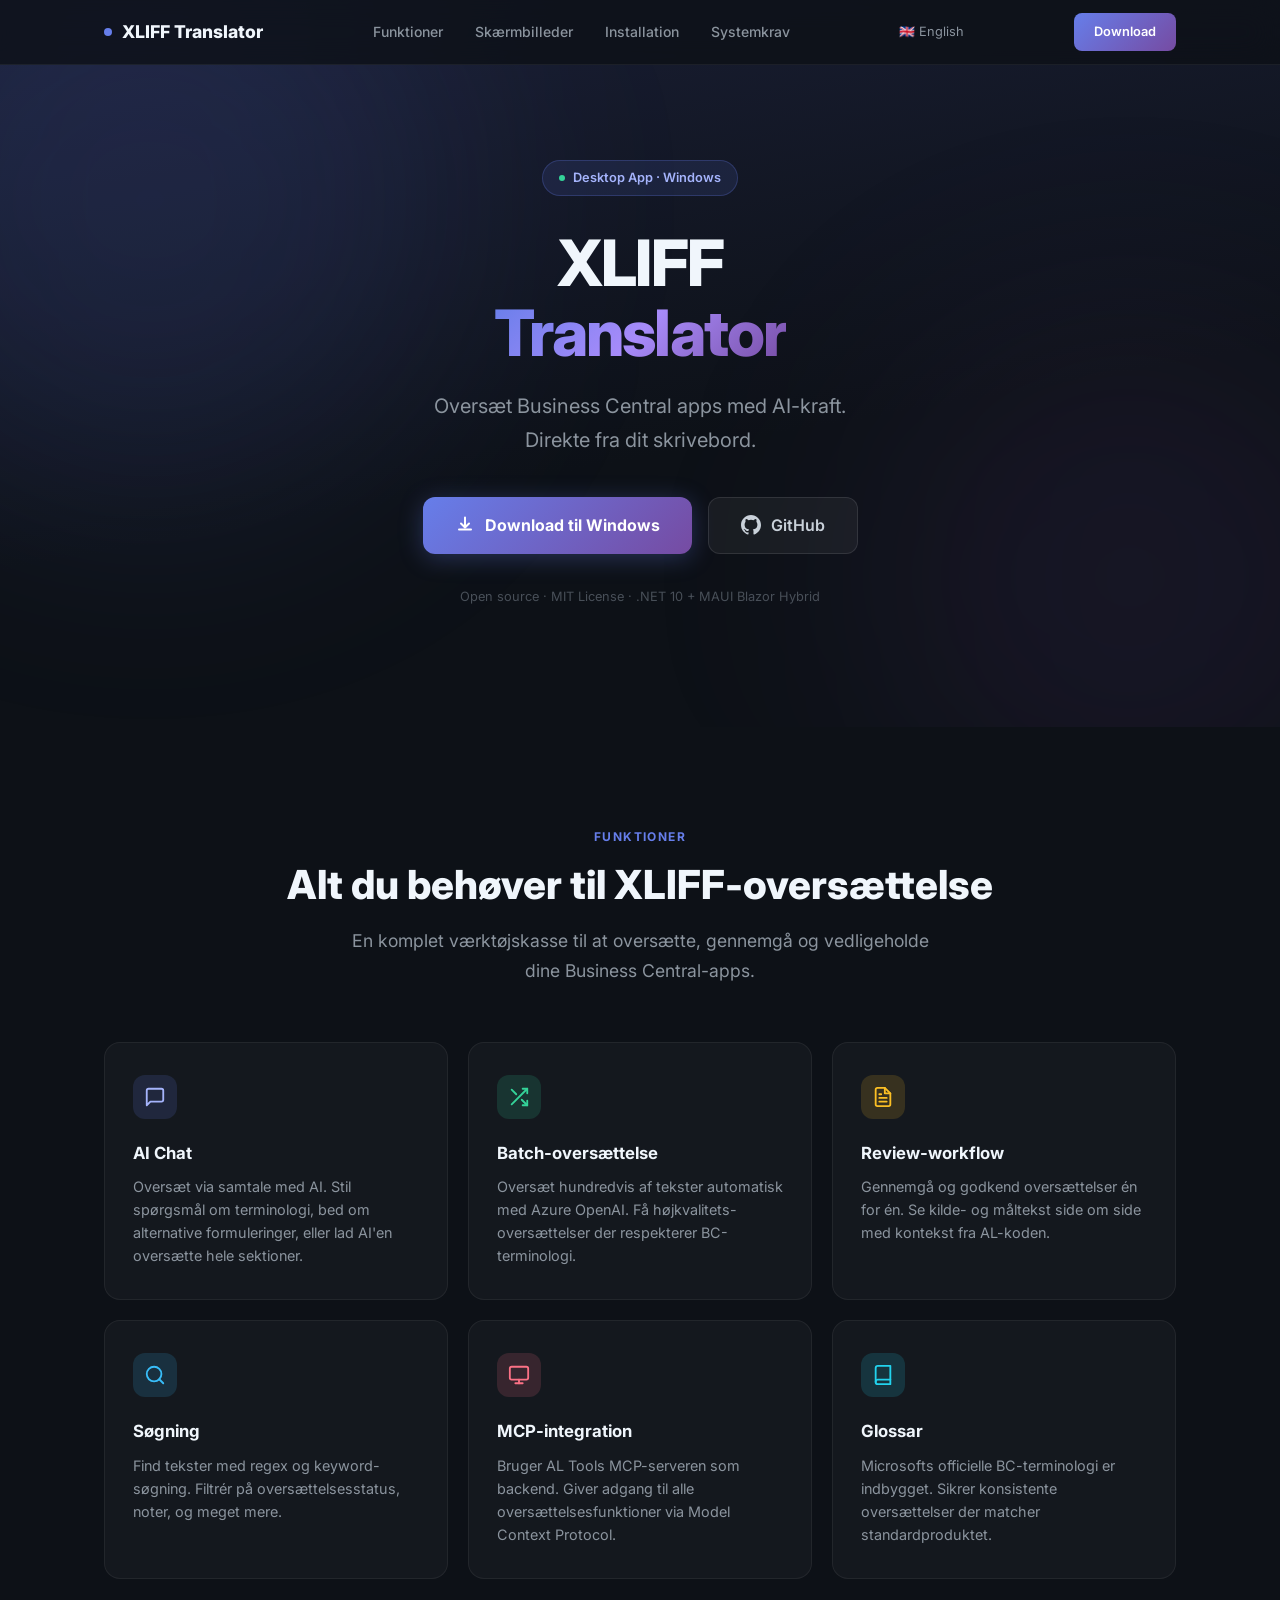
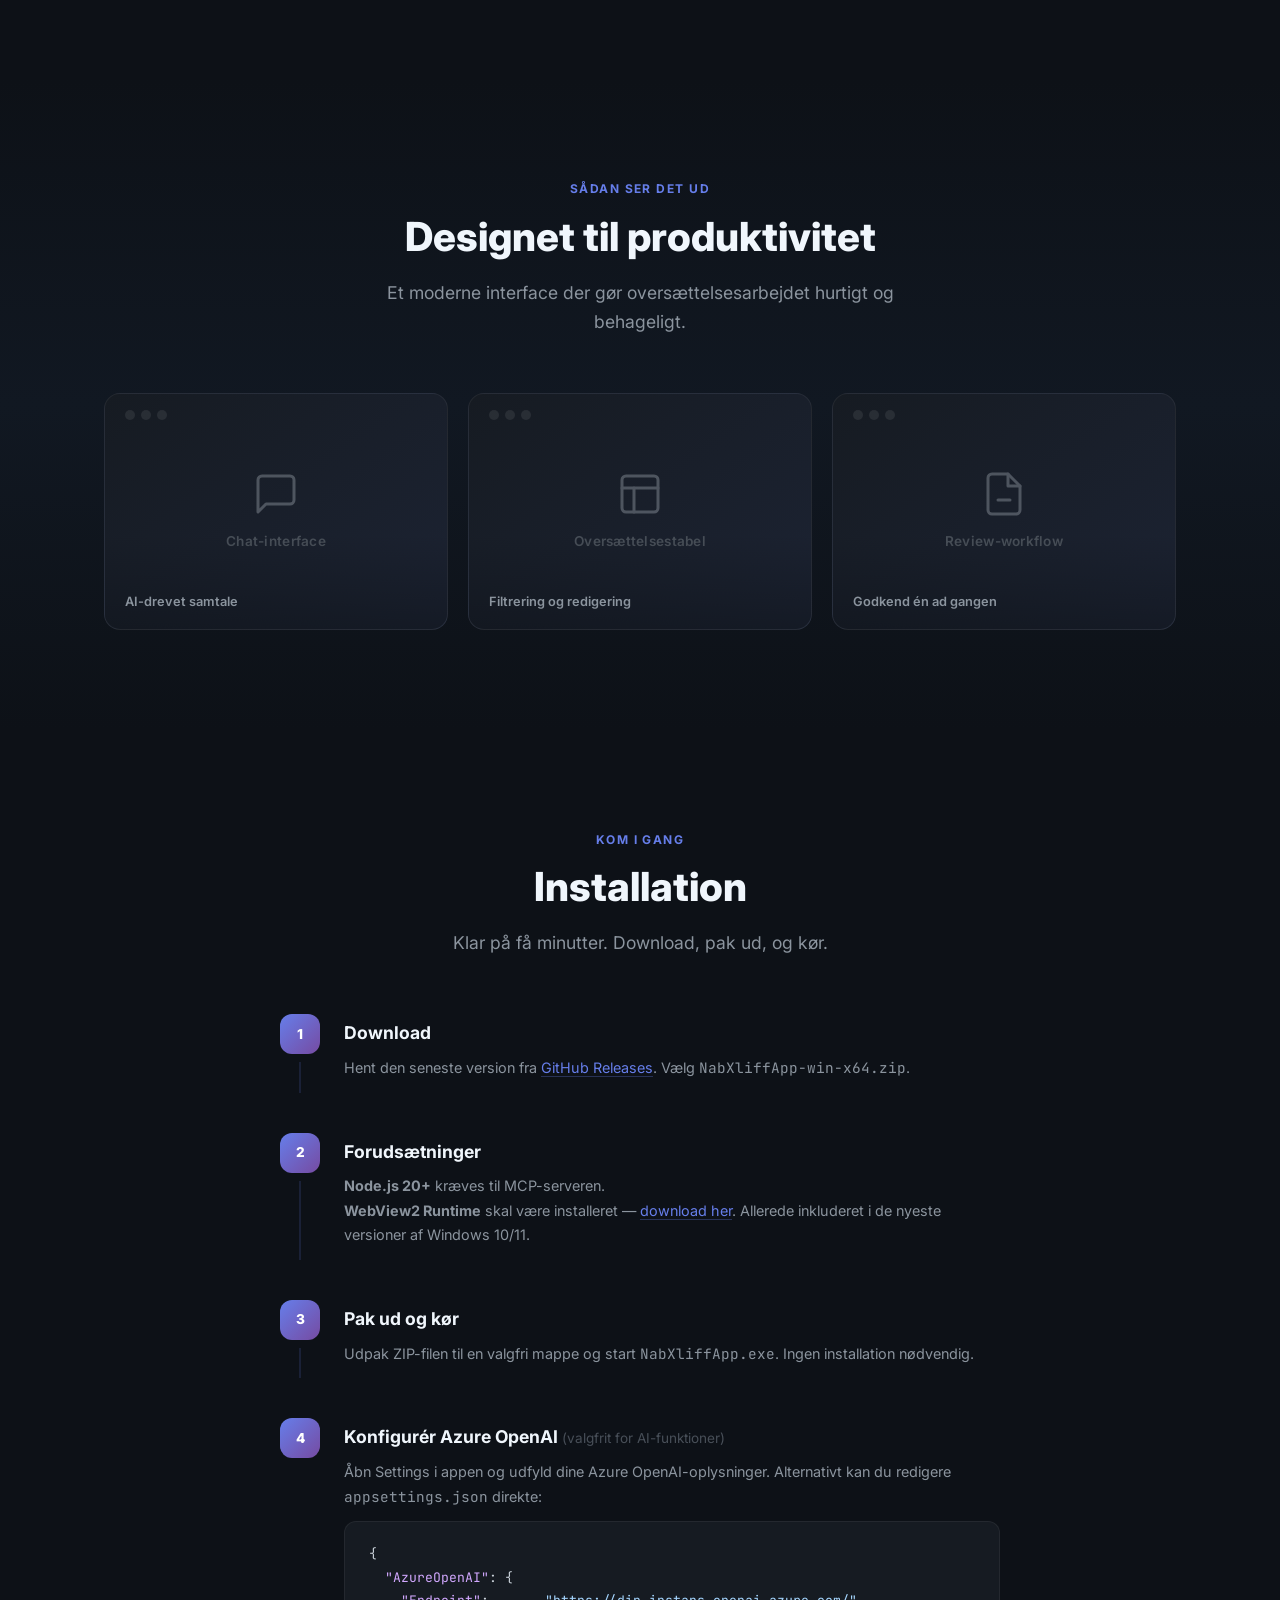
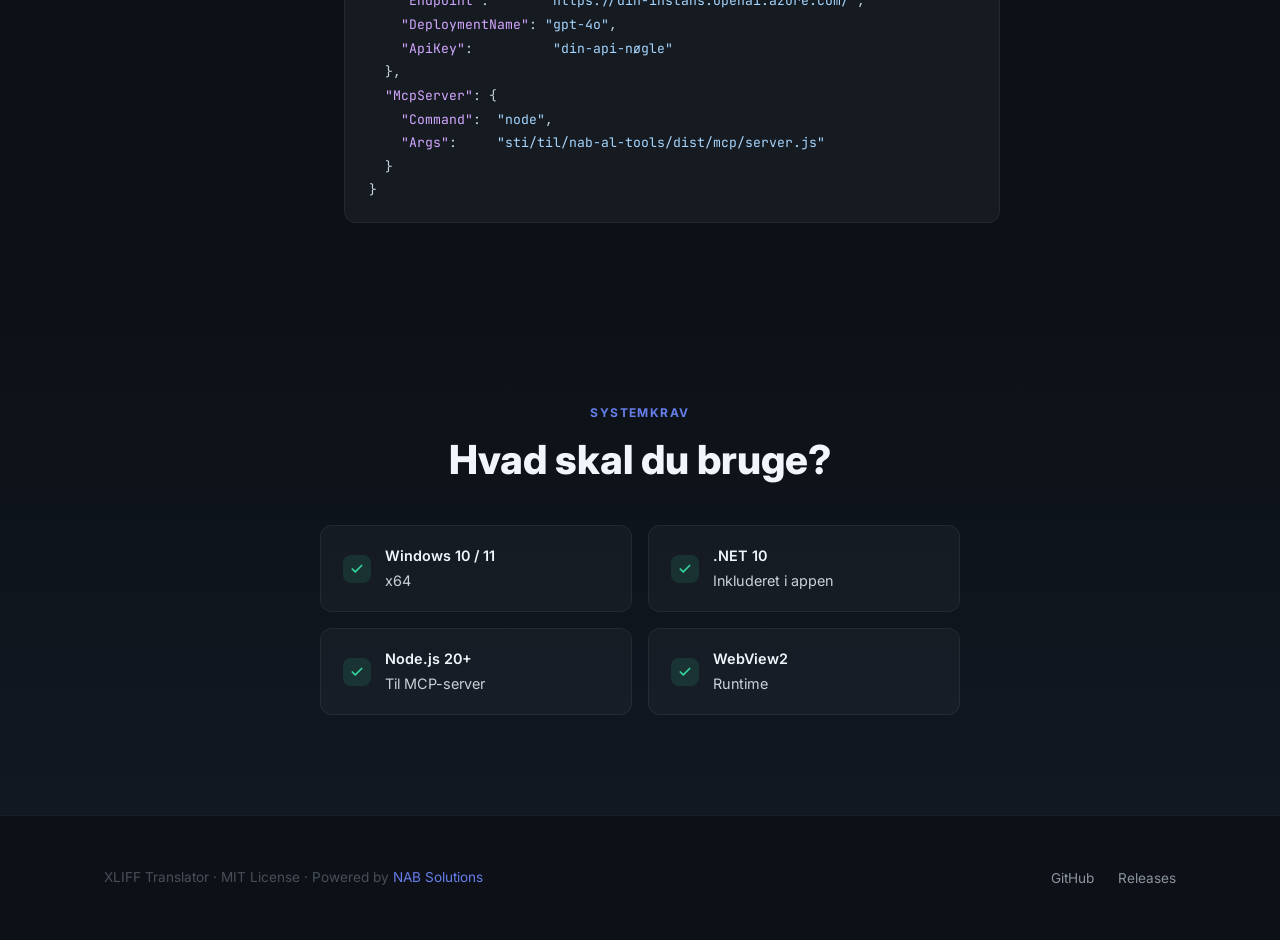
<file: web/landing/index.html>
<!DOCTYPE html>
<html lang="da">
<head>
  <meta charset="UTF-8">
  <meta name="viewport" content="width=device-width, initial-scale=1.0">
  <title>XLIFF Translator — Desktop App</title>
  <link rel="preconnect" href="https://fonts.googleapis.com">
  <link rel="preconnect" href="https://fonts.gstatic.com" crossorigin>
  <link href="https://fonts.googleapis.com/css2?family=Inter:wght@400;500;600;700;800&family=JetBrains+Mono:wght@400;500&display=swap" rel="stylesheet">
  <style>
    /* ── Reset & Base ─────────────────────────────────────── */
    *, *::before, *::after { margin: 0; padding: 0; box-sizing: border-box; }
    html { scroll-behavior: smooth; font-size: 16px; }
    body {
      font-family: 'Inter', -apple-system, BlinkMacSystemFont, sans-serif;
      background: #0d1117;
      color: #c9d1d9;
      line-height: 1.7;
      -webkit-font-smoothing: antialiased;
      overflow-x: hidden;
    }
    a { color: inherit; text-decoration: none; }
    img { max-width: 100%; display: block; }
    code, pre {
      font-family: 'JetBrains Mono', 'Fira Code', monospace;
    }

    /* ── Utility ──────────────────────────────────────────── */
    .container {
      max-width: 1120px;
      margin: 0 auto;
      padding: 0 24px;
    }
    .section-label {
      text-transform: uppercase;
      font-size: 0.75rem;
      font-weight: 700;
      letter-spacing: 0.12em;
      color: #667eea;
      margin-bottom: 12px;
    }
    .section-title {
      font-size: clamp(1.75rem, 4vw, 2.5rem);
      font-weight: 800;
      color: #f0f6fc;
      line-height: 1.25;
      margin-bottom: 16px;
    }
    .section-subtitle {
      font-size: 1.1rem;
      color: #8b949e;
      max-width: 600px;
      line-height: 1.7;
    }

    /* ── Ambient glow (decorative) ────────────────────────── */
    .glow {
      position: absolute;
      border-radius: 50%;
      filter: blur(120px);
      pointer-events: none;
      z-index: 0;
    }

    /* ── Nav ───────────────────────────────────────────────── */
    nav {
      position: fixed;
      top: 0;
      left: 0;
      right: 0;
      z-index: 100;
      backdrop-filter: blur(16px);
      -webkit-backdrop-filter: blur(16px);
      background: rgba(13, 17, 23, 0.8);
      border-bottom: 1px solid rgba(255,255,255,0.06);
    }
    nav .container {
      display: flex;
      align-items: center;
      justify-content: space-between;
      height: 64px;
    }
    .nav-brand {
      font-weight: 800;
      font-size: 1.1rem;
      color: #f0f6fc;
      display: flex;
      align-items: center;
      gap: 10px;
    }
    .nav-brand .dot {
      width: 8px;
      height: 8px;
      background: #667eea;
      border-radius: 50%;
      display: inline-block;
    }
    .nav-links {
      display: flex;
      gap: 32px;
      list-style: none;
    }
    .nav-links a {
      font-size: 0.875rem;
      font-weight: 500;
      color: #8b949e;
      transition: color 0.2s;
    }
    .nav-links a:hover { color: #f0f6fc; }
    .nav-cta {
      font-size: 0.8rem;
      font-weight: 600;
      padding: 8px 20px;
      border-radius: 8px;
      background: linear-gradient(135deg, #667eea 0%, #764ba2 100%);
      color: #fff;
      transition: opacity 0.2s, transform 0.15s;
    }
    .nav-cta:hover { opacity: 0.9; transform: translateY(-1px); }

    @media (max-width: 640px) {
      .nav-links { display: none; }
    }

    /* ── Hero ──────────────────────────────────────────────── */
    .hero {
      position: relative;
      padding: 160px 0 120px;
      text-align: center;
      background: linear-gradient(170deg, #1a1f36 0%, #0d1117 60%);
      overflow: hidden;
    }
    .hero .glow-1 {
      width: 600px; height: 600px;
      background: rgba(102, 126, 234, 0.12);
      top: -100px; left: -150px;
    }
    .hero .glow-2 {
      width: 500px; height: 500px;
      background: rgba(118, 75, 162, 0.10);
      bottom: -100px; right: -100px;
    }
    .hero .container { position: relative; z-index: 1; }

    .hero-badge {
      display: inline-flex;
      align-items: center;
      gap: 8px;
      padding: 6px 16px;
      border-radius: 100px;
      background: rgba(102, 126, 234, 0.12);
      border: 1px solid rgba(102, 126, 234, 0.25);
      font-size: 0.8rem;
      font-weight: 600;
      color: #a5b4fc;
      margin-bottom: 32px;
    }
    .hero-badge .badge-dot {
      width: 6px; height: 6px;
      background: #34d399;
      border-radius: 50%;
      animation: pulse-dot 2s infinite;
    }
    @keyframes pulse-dot {
      0%, 100% { opacity: 1; }
      50% { opacity: 0.4; }
    }
    .hero h1 {
      font-size: clamp(2.5rem, 6vw, 4rem);
      font-weight: 800;
      color: #f0f6fc;
      line-height: 1.1;
      margin-bottom: 20px;
      letter-spacing: -0.03em;
    }
    .hero h1 .gradient-text {
      background: linear-gradient(135deg, #667eea 0%, #a78bfa 50%, #764ba2 100%);
      -webkit-background-clip: text;
      -webkit-text-fill-color: transparent;
      background-clip: text;
    }
    .hero-tagline {
      font-size: clamp(1.05rem, 2.5vw, 1.25rem);
      color: #8b949e;
      max-width: 560px;
      margin: 0 auto 40px;
      line-height: 1.7;
    }

    .hero-actions {
      display: flex;
      gap: 16px;
      justify-content: center;
      flex-wrap: wrap;
    }
    .btn-primary {
      display: inline-flex;
      align-items: center;
      gap: 10px;
      padding: 14px 32px;
      border-radius: 12px;
      background: linear-gradient(135deg, #667eea 0%, #764ba2 100%);
      color: #fff;
      font-size: 1rem;
      font-weight: 700;
      border: none;
      cursor: pointer;
      transition: transform 0.2s, box-shadow 0.2s;
      box-shadow: 0 4px 24px rgba(102, 126, 234, 0.3);
    }
    .btn-primary:hover {
      transform: translateY(-2px);
      box-shadow: 0 8px 32px rgba(102, 126, 234, 0.45);
    }
    .btn-secondary {
      display: inline-flex;
      align-items: center;
      gap: 10px;
      padding: 14px 32px;
      border-radius: 12px;
      background: rgba(255,255,255,0.05);
      border: 1px solid rgba(255,255,255,0.1);
      color: #c9d1d9;
      font-size: 1rem;
      font-weight: 600;
      cursor: pointer;
      transition: background 0.2s, border-color 0.2s;
    }
    .btn-secondary:hover {
      background: rgba(255,255,255,0.08);
      border-color: rgba(255,255,255,0.2);
    }
    .btn-icon {
      width: 20px;
      height: 20px;
    }

    .hero-meta {
      margin-top: 32px;
      font-size: 0.8rem;
      color: #484f58;
    }

    /* ── Features ──────────────────────────────────────────── */
    .features {
      padding: 100px 0;
      position: relative;
    }
    .features-header {
      text-align: center;
      margin-bottom: 56px;
    }
    .features-header .section-subtitle {
      margin: 0 auto;
    }
    .features-grid {
      display: grid;
      grid-template-columns: repeat(3, 1fr);
      gap: 20px;
    }
    @media (max-width: 900px) {
      .features-grid { grid-template-columns: repeat(2, 1fr); }
    }
    @media (max-width: 580px) {
      .features-grid { grid-template-columns: 1fr; }
    }

    .feature-card {
      background: rgba(255,255,255,0.03);
      border: 1px solid rgba(255,255,255,0.06);
      border-radius: 16px;
      padding: 32px 28px;
      transition: background 0.25s, border-color 0.25s, transform 0.25s;
      position: relative;
      overflow: hidden;
    }
    .feature-card::before {
      content: '';
      position: absolute;
      top: 0;
      left: 0;
      right: 0;
      height: 2px;
      background: linear-gradient(90deg, transparent, #667eea, transparent);
      opacity: 0;
      transition: opacity 0.3s;
    }
    .feature-card:hover {
      background: rgba(255,255,255,0.05);
      border-color: rgba(102, 126, 234, 0.2);
      transform: translateY(-4px);
    }
    .feature-card:hover::before { opacity: 1; }

    .feature-icon {
      width: 44px;
      height: 44px;
      border-radius: 12px;
      display: flex;
      align-items: center;
      justify-content: center;
      font-size: 1.25rem;
      margin-bottom: 20px;
    }
    .fi-purple  { background: rgba(102, 126, 234, 0.15); color: #a5b4fc; }
    .fi-green   { background: rgba(52, 211, 153, 0.15); color: #34d399; }
    .fi-amber   { background: rgba(251, 191, 36, 0.15); color: #fbbf24; }
    .fi-blue    { background: rgba(56, 189, 248, 0.15); color: #38bdf8; }
    .fi-rose    { background: rgba(251, 113, 133, 0.15); color: #fb7185; }
    .fi-cyan    { background: rgba(34, 211, 238, 0.15); color: #22d3ee; }

    .feature-card h3 {
      font-size: 1.05rem;
      font-weight: 700;
      color: #f0f6fc;
      margin-bottom: 8px;
    }
    .feature-card p {
      font-size: 0.9rem;
      color: #8b949e;
      line-height: 1.6;
    }

    /* ── Screenshots ──────────────────────────────────────── */
    .screenshots {
      padding: 100px 0;
      position: relative;
      background: linear-gradient(180deg, #0d1117 0%, #111822 50%, #0d1117 100%);
    }
    .screenshots-header {
      text-align: center;
      margin-bottom: 56px;
    }
    .screenshots-header .section-subtitle { margin: 0 auto; }

    .screenshots-grid {
      display: grid;
      grid-template-columns: repeat(3, 1fr);
      gap: 20px;
    }
    @media (max-width: 800px) {
      .screenshots-grid { grid-template-columns: 1fr; }
    }

    .screenshot-card {
      aspect-ratio: 16 / 11;
      border-radius: 16px;
      background: linear-gradient(145deg, #161b22 0%, #1c2333 100%);
      border: 1px solid rgba(255,255,255,0.06);
      display: flex;
      flex-direction: column;
      align-items: center;
      justify-content: center;
      gap: 12px;
      transition: border-color 0.3s, transform 0.3s;
      position: relative;
      overflow: hidden;
    }
    .screenshot-card::after {
      content: '';
      position: absolute;
      inset: 0;
      background: linear-gradient(180deg, transparent 60%, rgba(13,17,23,0.5) 100%);
      pointer-events: none;
    }
    .screenshot-card:hover {
      border-color: rgba(102, 126, 234, 0.3);
      transform: translateY(-4px);
    }
    .screenshot-card .ss-icon {
      font-size: 2rem;
      opacity: 0.3;
    }
    .screenshot-card .ss-label {
      font-size: 0.85rem;
      font-weight: 600;
      color: #484f58;
      letter-spacing: 0.02em;
    }
    .screenshot-card .ss-caption {
      position: absolute;
      bottom: 16px;
      left: 20px;
      z-index: 1;
      font-size: 0.8rem;
      font-weight: 600;
      color: #8b949e;
    }

    /* fake window chrome */
    .window-dots {
      position: absolute;
      top: 16px;
      left: 20px;
      display: flex;
      gap: 6px;
      z-index: 1;
    }
    .window-dots span {
      width: 10px; height: 10px;
      border-radius: 50%;
      background: rgba(255,255,255,0.08);
    }

    /* ── Installation ─────────────────────────────────────── */
    .installation {
      padding: 100px 0;
    }
    .installation-header {
      text-align: center;
      margin-bottom: 56px;
    }
    .installation-header .section-subtitle { margin: 0 auto; }

    .steps {
      max-width: 720px;
      margin: 0 auto;
      display: flex;
      flex-direction: column;
      gap: 0;
    }
    .step {
      display: flex;
      gap: 24px;
      position: relative;
      padding-bottom: 40px;
    }
    .step:last-child { padding-bottom: 0; }

    .step-indicator {
      display: flex;
      flex-direction: column;
      align-items: center;
      flex-shrink: 0;
    }
    .step-number {
      width: 40px;
      height: 40px;
      border-radius: 12px;
      background: linear-gradient(135deg, #667eea 0%, #764ba2 100%);
      color: #fff;
      font-size: 0.85rem;
      font-weight: 800;
      display: flex;
      align-items: center;
      justify-content: center;
    }
    .step-line {
      flex: 1;
      width: 2px;
      background: rgba(102, 126, 234, 0.15);
      margin-top: 8px;
    }
    .step:last-child .step-line { display: none; }

    .step-content {
      flex: 1;
      padding-top: 4px;
    }
    .step-content h3 {
      font-size: 1.1rem;
      font-weight: 700;
      color: #f0f6fc;
      margin-bottom: 8px;
    }
    .step-content p {
      font-size: 0.9rem;
      color: #8b949e;
      margin-bottom: 12px;
      line-height: 1.7;
    }
    .step-content a.link {
      color: #667eea;
      border-bottom: 1px solid rgba(102, 126, 234, 0.3);
      transition: border-color 0.2s;
    }
    .step-content a.link:hover {
      border-color: #667eea;
    }

    pre.code-block {
      background: #161b22;
      border: 1px solid rgba(255,255,255,0.06);
      border-radius: 12px;
      padding: 20px 24px;
      overflow-x: auto;
      font-size: 0.82rem;
      line-height: 1.8;
      color: #c9d1d9;
      margin-top: 12px;
    }
    pre.code-block .comment { color: #484f58; }
    pre.code-block .string  { color: #a5d6ff; }
    pre.code-block .key     { color: #d2a8ff; }

    /* ── System Requirements ───────────────────────────────── */
    .sysreq {
      padding: 80px 0 100px;
      position: relative;
      background: linear-gradient(180deg, #0d1117 0%, #111822 100%);
    }
    .sysreq-header {
      text-align: center;
      margin-bottom: 40px;
    }
    .req-grid {
      max-width: 640px;
      margin: 0 auto;
      display: grid;
      grid-template-columns: 1fr 1fr;
      gap: 16px;
    }
    @media (max-width: 500px) {
      .req-grid { grid-template-columns: 1fr; }
    }
    .req-item {
      display: flex;
      align-items: center;
      gap: 14px;
      padding: 18px 22px;
      background: rgba(255,255,255,0.03);
      border: 1px solid rgba(255,255,255,0.06);
      border-radius: 12px;
    }
    .req-item .req-check {
      width: 28px;
      height: 28px;
      border-radius: 8px;
      background: rgba(52, 211, 153, 0.12);
      color: #34d399;
      display: flex;
      align-items: center;
      justify-content: center;
      font-size: 0.85rem;
      font-weight: 700;
      flex-shrink: 0;
    }
    .req-item .req-text {
      font-size: 0.9rem;
      color: #c9d1d9;
    }
    .req-item .req-text strong {
      color: #f0f6fc;
      font-weight: 600;
    }

    /* ── Footer ────────────────────────────────────────────── */
    footer {
      padding: 48px 0;
      border-top: 1px solid rgba(255,255,255,0.06);
    }
    footer .container {
      display: flex;
      align-items: center;
      justify-content: space-between;
      flex-wrap: wrap;
      gap: 16px;
    }
    .footer-left {
      font-size: 0.85rem;
      color: #484f58;
    }
    .footer-links {
      display: flex;
      gap: 24px;
      list-style: none;
    }
    .footer-links a {
      font-size: 0.85rem;
      color: #8b949e;
      transition: color 0.2s;
    }
    .footer-links a:hover { color: #f0f6fc; }

    /* ── Animations ────────────────────────────────────────── */
    @keyframes fade-up {
      from { opacity: 0; transform: translateY(24px); }
      to   { opacity: 1; transform: translateY(0); }
    }
    .fade-up {
      opacity: 0;
      animation: fade-up 0.6s ease-out forwards;
    }
    .fade-up-d1 { animation-delay: 0.1s; }
    .fade-up-d2 { animation-delay: 0.2s; }
    .fade-up-d3 { animation-delay: 0.3s; }
    .fade-up-d4 { animation-delay: 0.4s; }
  </style>
</head>
<body>

<!-- ═══════════════════ Nav ═══════════════════ -->
<nav>
  <div class="container">
    <div class="nav-brand">
      <span class="dot"></span>
      XLIFF Translator
    </div>
    <ul class="nav-links">
      <li><a href="#features">Funktioner</a></li>
      <li><a href="#screenshots">Skærmbilleder</a></li>
      <li><a href="#installation">Installation</a></li>
      <li><a href="#systemkrav">Systemkrav</a></li>
    </ul>
    <a href="en.html" style="font-size:0.8rem;color:#8b949e;">🇬🇧 English</a>
    <a href="#installation" class="nav-cta">Download</a>
  </div>
</nav>

<!-- ═══════════════════ Hero ══════════════════ -->
<section class="hero">
  <div class="glow glow-1"></div>
  <div class="glow glow-2"></div>
  <div class="container">
    <div class="hero-badge fade-up">
      <span class="badge-dot"></span>
      Desktop App &middot; Windows
    </div>
    <h1 class="fade-up fade-up-d1">
      XLIFF<br><span class="gradient-text">Translator</span>
    </h1>
    <p class="hero-tagline fade-up fade-up-d2">
      Overs&aelig;t Business Central apps med AI-kraft.<br>
      Direkte fra dit skrivebord.
    </p>
    <div class="hero-actions fade-up fade-up-d3">
      <a href="https://github.com/rkl1976/nab-al-tools/releases/latest" class="btn-primary">
        <svg class="btn-icon" viewBox="0 0 20 20" fill="currentColor"><path d="M10 1.5a1 1 0 011 1v7.586l2.293-2.293a1 1 0 111.414 1.414l-4 4a1 1 0 01-1.414 0l-4-4a1 1 0 111.414-1.414L9 10.086V2.5a1 1 0 011-1z"/><path d="M3 14.5a1 1 0 011-1h12a1 1 0 110 2H4a1 1 0 01-1-1z"/></svg>
        Download til Windows
      </a>
      <a href="https://github.com/rkl1976/nab-al-tools" class="btn-secondary">
        <svg class="btn-icon" viewBox="0 0 20 20" fill="currentColor"><path fill-rule="evenodd" d="M10 0C4.477 0 0 4.477 0 10c0 4.42 2.865 8.166 6.839 9.489.5.092.682-.217.682-.482 0-.237-.009-.866-.013-1.7-2.782.604-3.369-1.34-3.369-1.34-.454-1.156-1.11-1.463-1.11-1.463-.908-.62.069-.608.069-.608 1.003.07 1.531 1.03 1.531 1.03.892 1.529 2.341 1.087 2.91.831.092-.646.35-1.086.636-1.337-2.22-.253-4.555-1.11-4.555-4.943 0-1.091.39-1.984 1.029-2.683-.103-.253-.446-1.27.098-2.647 0 0 .84-.268 2.75 1.026A9.578 9.578 0 0110 4.836a9.578 9.578 0 012.504.337c1.909-1.294 2.747-1.026 2.747-1.026.546 1.377.203 2.394.1 2.647.64.699 1.028 1.592 1.028 2.683 0 3.842-2.339 4.687-4.566 4.935.359.309.678.919.678 1.852 0 1.336-.012 2.415-.012 2.743 0 .267.18.579.688.481C17.138 18.163 20 14.418 20 10c0-5.523-4.477-10-10-10z" clip-rule="evenodd"/></svg>
        GitHub
      </a>
    </div>
    <p class="hero-meta fade-up fade-up-d4">Open source &middot; MIT License &middot; .NET 10 + MAUI Blazor Hybrid</p>
  </div>
</section>

<!-- ═══════════════════ Features ══════════════ -->
<section class="features" id="features">
  <div class="container">
    <div class="features-header">
      <p class="section-label">Funktioner</p>
      <h2 class="section-title">Alt du beh&oslash;ver til XLIFF-overs&aelig;ttelse</h2>
      <p class="section-subtitle">En komplet v&aelig;rkt&oslash;jskasse til at overs&aelig;tte, gennemg&aring; og vedligeholde dine Business Central-apps.</p>
    </div>
    <div class="features-grid">

      <div class="feature-card">
        <div class="feature-icon fi-purple">
          <svg width="22" height="22" viewBox="0 0 24 24" fill="none" stroke="currentColor" stroke-width="2" stroke-linecap="round" stroke-linejoin="round"><path d="M21 15a2 2 0 01-2 2H7l-4 4V5a2 2 0 012-2h14a2 2 0 012 2z"/></svg>
        </div>
        <h3>AI Chat</h3>
        <p>Overs&aelig;t via samtale med AI. Stil sp&oslash;rgsm&aring;l om terminologi, bed om alternative formuleringer, eller lad AI'en overs&aelig;tte hele sektioner.</p>
      </div>

      <div class="feature-card">
        <div class="feature-icon fi-green">
          <svg width="22" height="22" viewBox="0 0 24 24" fill="none" stroke="currentColor" stroke-width="2" stroke-linecap="round" stroke-linejoin="round"><polyline points="16 3 21 3 21 8"/><line x1="4" y1="20" x2="21" y2="3"/><polyline points="21 16 21 21 16 21"/><line x1="15" y1="15" x2="21" y2="21"/><line x1="4" y1="4" x2="9" y2="9"/></svg>
        </div>
        <h3>Batch-overs&aelig;ttelse</h3>
        <p>Overs&aelig;t hundredvis af tekster automatisk med Azure OpenAI. F&aring; h&oslash;jkvalitets-overs&aelig;ttelser der respekterer BC-terminologi.</p>
      </div>

      <div class="feature-card">
        <div class="feature-icon fi-amber">
          <svg width="22" height="22" viewBox="0 0 24 24" fill="none" stroke="currentColor" stroke-width="2" stroke-linecap="round" stroke-linejoin="round"><path d="M14 2H6a2 2 0 00-2 2v16a2 2 0 002 2h12a2 2 0 002-2V8z"/><polyline points="14 2 14 8 20 8"/><line x1="16" y1="13" x2="8" y2="13"/><line x1="16" y1="17" x2="8" y2="17"/><polyline points="10 9 9 9 8 9"/></svg>
        </div>
        <h3>Review-workflow</h3>
        <p>Gennemg&aring; og godkend overs&aelig;ttelser &eacute;n for &eacute;n. Se kilde- og m&aring;ltekst side om side med kontekst fra AL-koden.</p>
      </div>

      <div class="feature-card">
        <div class="feature-icon fi-blue">
          <svg width="22" height="22" viewBox="0 0 24 24" fill="none" stroke="currentColor" stroke-width="2" stroke-linecap="round" stroke-linejoin="round"><circle cx="11" cy="11" r="8"/><line x1="21" y1="21" x2="16.65" y2="16.65"/></svg>
        </div>
        <h3>S&oslash;gning</h3>
        <p>Find tekster med regex og keyword-s&oslash;gning. Filtr&eacute;r p&aring; overs&aelig;ttelsesstatus, noter, og meget mere.</p>
      </div>

      <div class="feature-card">
        <div class="feature-icon fi-rose">
          <svg width="22" height="22" viewBox="0 0 24 24" fill="none" stroke="currentColor" stroke-width="2" stroke-linecap="round" stroke-linejoin="round"><rect x="2" y="3" width="20" height="14" rx="2" ry="2"/><line x1="8" y1="21" x2="16" y2="21"/><line x1="12" y1="17" x2="12" y2="21"/></svg>
        </div>
        <h3>MCP-integration</h3>
        <p>Bruger AL Tools MCP-serveren som backend. Giver adgang til alle overs&aelig;ttelsesfunktioner via Model Context Protocol.</p>
      </div>

      <div class="feature-card">
        <div class="feature-icon fi-cyan">
          <svg width="22" height="22" viewBox="0 0 24 24" fill="none" stroke="currentColor" stroke-width="2" stroke-linecap="round" stroke-linejoin="round"><path d="M4 19.5A2.5 2.5 0 016.5 17H20"/><path d="M6.5 2H20v20H6.5A2.5 2.5 0 014 19.5v-15A2.5 2.5 0 016.5 2z"/></svg>
        </div>
        <h3>Glossar</h3>
        <p>Microsofts officielle BC-terminologi er indbygget. Sikrer konsistente overs&aelig;ttelser der matcher standardproduktet.</p>
      </div>

    </div>
  </div>
</section>

<!-- ═══════════════════ Screenshots ═══════════ -->
<section class="screenshots" id="screenshots">
  <div class="container">
    <div class="screenshots-header">
      <p class="section-label">S&aring;dan ser det ud</p>
      <h2 class="section-title">Designet til produktivitet</h2>
      <p class="section-subtitle">Et moderne interface der g&oslash;r overs&aelig;ttelsesarbejdet hurtigt og behageligt.</p>
    </div>
    <div class="screenshots-grid">

      <div class="screenshot-card">
        <div class="window-dots"><span></span><span></span><span></span></div>
        <svg class="ss-icon" width="48" height="48" viewBox="0 0 24 24" fill="none" stroke="currentColor" stroke-width="1.5" stroke-linecap="round" stroke-linejoin="round"><path d="M21 15a2 2 0 01-2 2H7l-4 4V5a2 2 0 012-2h14a2 2 0 012 2z"/></svg>
        <span class="ss-label">Chat-interface</span>
        <span class="ss-caption">AI-drevet samtale</span>
      </div>

      <div class="screenshot-card">
        <div class="window-dots"><span></span><span></span><span></span></div>
        <svg class="ss-icon" width="48" height="48" viewBox="0 0 24 24" fill="none" stroke="currentColor" stroke-width="1.5" stroke-linecap="round" stroke-linejoin="round"><rect x="3" y="3" width="18" height="18" rx="2" ry="2"/><line x1="3" y1="9" x2="21" y2="9"/><line x1="9" y1="21" x2="9" y2="9"/></svg>
        <span class="ss-label">Overs&aelig;ttelsestabel</span>
        <span class="ss-caption">Filtrering og redigering</span>
      </div>

      <div class="screenshot-card">
        <div class="window-dots"><span></span><span></span><span></span></div>
        <svg class="ss-icon" width="48" height="48" viewBox="0 0 24 24" fill="none" stroke="currentColor" stroke-width="1.5" stroke-linecap="round" stroke-linejoin="round"><path d="M14 2H6a2 2 0 00-2 2v16a2 2 0 002 2h12a2 2 0 002-2V8z"/><polyline points="14 2 14 8 20 8"/><line x1="9" y1="15" x2="15" y2="15"/></svg>
        <span class="ss-label">Review-workflow</span>
        <span class="ss-caption">Godkend &eacute;n ad gangen</span>
      </div>

    </div>
  </div>
</section>

<!-- ═══════════════════ Installation ══════════ -->
<section class="installation" id="installation">
  <div class="container">
    <div class="installation-header">
      <p class="section-label">Kom i gang</p>
      <h2 class="section-title">Installation</h2>
      <p class="section-subtitle">Klar p&aring; f&aring; minutter. Download, pak ud, og k&oslash;r.</p>
    </div>

    <div class="steps">

      <!-- Step 1 -->
      <div class="step">
        <div class="step-indicator">
          <div class="step-number">1</div>
          <div class="step-line"></div>
        </div>
        <div class="step-content">
          <h3>Download</h3>
          <p>
            Hent den seneste version fra
            <a href="https://github.com/rkl1976/nab-al-tools/releases" class="link">GitHub Releases</a>.
            V&aelig;lg <code>NabXliffApp-win-x64.zip</code>.
          </p>
        </div>
      </div>

      <!-- Step 2 -->
      <div class="step">
        <div class="step-indicator">
          <div class="step-number">2</div>
          <div class="step-line"></div>
        </div>
        <div class="step-content">
          <h3>Foruds&aelig;tninger</h3>
          <p>
            <strong>Node.js 20+</strong> kr&aelig;ves til MCP-serveren.<br>
            <strong>WebView2 Runtime</strong> skal v&aelig;re installeret &mdash;
            <a href="https://developer.microsoft.com/en-us/microsoft-edge/webview2/" class="link">download her</a>.
            Allerede inkluderet i de nyeste versioner af Windows&nbsp;10/11.
          </p>
        </div>
      </div>

      <!-- Step 3 -->
      <div class="step">
        <div class="step-indicator">
          <div class="step-number">3</div>
          <div class="step-line"></div>
        </div>
        <div class="step-content">
          <h3>Pak ud og k&oslash;r</h3>
          <p>
            Udpak ZIP-filen til en valgfri mappe og start <code>NabXliffApp.exe</code>.
            Ingen installation n&oslash;dvendig.
          </p>
        </div>
      </div>

      <!-- Step 4 -->
      <div class="step">
        <div class="step-indicator">
          <div class="step-number">4</div>
          <div class="step-line"></div>
        </div>
        <div class="step-content">
          <h3>Konfigur&eacute;r Azure OpenAI <span style="color:#484f58;font-weight:400;font-size:0.85rem;">(valgfrit for AI-funktioner)</span></h3>
          <p>
            &Aring;bn Settings i appen og udfyld dine Azure OpenAI-oplysninger.
            Alternativt kan du redigere <code>appsettings.json</code> direkte:
          </p>
          <pre class="code-block">{
  <span class="key">"AzureOpenAI"</span>: {
    <span class="key">"Endpoint"</span>:       <span class="string">"https://din-instans.openai.azure.com/"</span>,
    <span class="key">"DeploymentName"</span>: <span class="string">"gpt-4o"</span>,
    <span class="key">"ApiKey"</span>:          <span class="string">"din-api-n&oslash;gle"</span>
  },
  <span class="key">"McpServer"</span>: {
    <span class="key">"Command"</span>:  <span class="string">"node"</span>,
    <span class="key">"Args"</span>:     <span class="string">"sti/til/nab-al-tools/dist/mcp/server.js"</span>
  }
}</pre>
        </div>
      </div>

    </div>
  </div>
</section>

<!-- ═══════════════════ System Requirements ═══ -->
<section class="sysreq" id="systemkrav">
  <div class="container">
    <div class="sysreq-header">
      <p class="section-label">Systemkrav</p>
      <h2 class="section-title">Hvad skal du bruge?</h2>
    </div>
    <div class="req-grid">
      <div class="req-item">
        <div class="req-check">
          <svg width="14" height="14" viewBox="0 0 24 24" fill="none" stroke="currentColor" stroke-width="3" stroke-linecap="round" stroke-linejoin="round"><polyline points="20 6 9 17 4 12"/></svg>
        </div>
        <div class="req-text"><strong>Windows 10 / 11</strong><br>x64</div>
      </div>
      <div class="req-item">
        <div class="req-check">
          <svg width="14" height="14" viewBox="0 0 24 24" fill="none" stroke="currentColor" stroke-width="3" stroke-linecap="round" stroke-linejoin="round"><polyline points="20 6 9 17 4 12"/></svg>
        </div>
        <div class="req-text"><strong>.NET 10</strong><br>Inkluderet i appen</div>
      </div>
      <div class="req-item">
        <div class="req-check">
          <svg width="14" height="14" viewBox="0 0 24 24" fill="none" stroke="currentColor" stroke-width="3" stroke-linecap="round" stroke-linejoin="round"><polyline points="20 6 9 17 4 12"/></svg>
        </div>
        <div class="req-text"><strong>Node.js 20+</strong><br>Til MCP-server</div>
      </div>
      <div class="req-item">
        <div class="req-check">
          <svg width="14" height="14" viewBox="0 0 24 24" fill="none" stroke="currentColor" stroke-width="3" stroke-linecap="round" stroke-linejoin="round"><polyline points="20 6 9 17 4 12"/></svg>
        </div>
        <div class="req-text"><strong>WebView2</strong><br>Runtime</div>
      </div>
    </div>
  </div>
</section>

<!-- ═══════════════════ Footer ════════════════ -->
<footer>
  <div class="container">
    <div class="footer-left">
      XLIFF Translator &middot; MIT License &middot; Powered by <a href="https://www.nabsolutions.dk" style="color:#667eea;">NAB Solutions</a>
    </div>
    <ul class="footer-links">
      <li><a href="https://github.com/rkl1976/nab-al-tools">GitHub</a></li>
      <li><a href="https://github.com/rkl1976/nab-al-tools/releases">Releases</a></li>
    </ul>
  </div>
</footer>

</body>
</html>
</file>
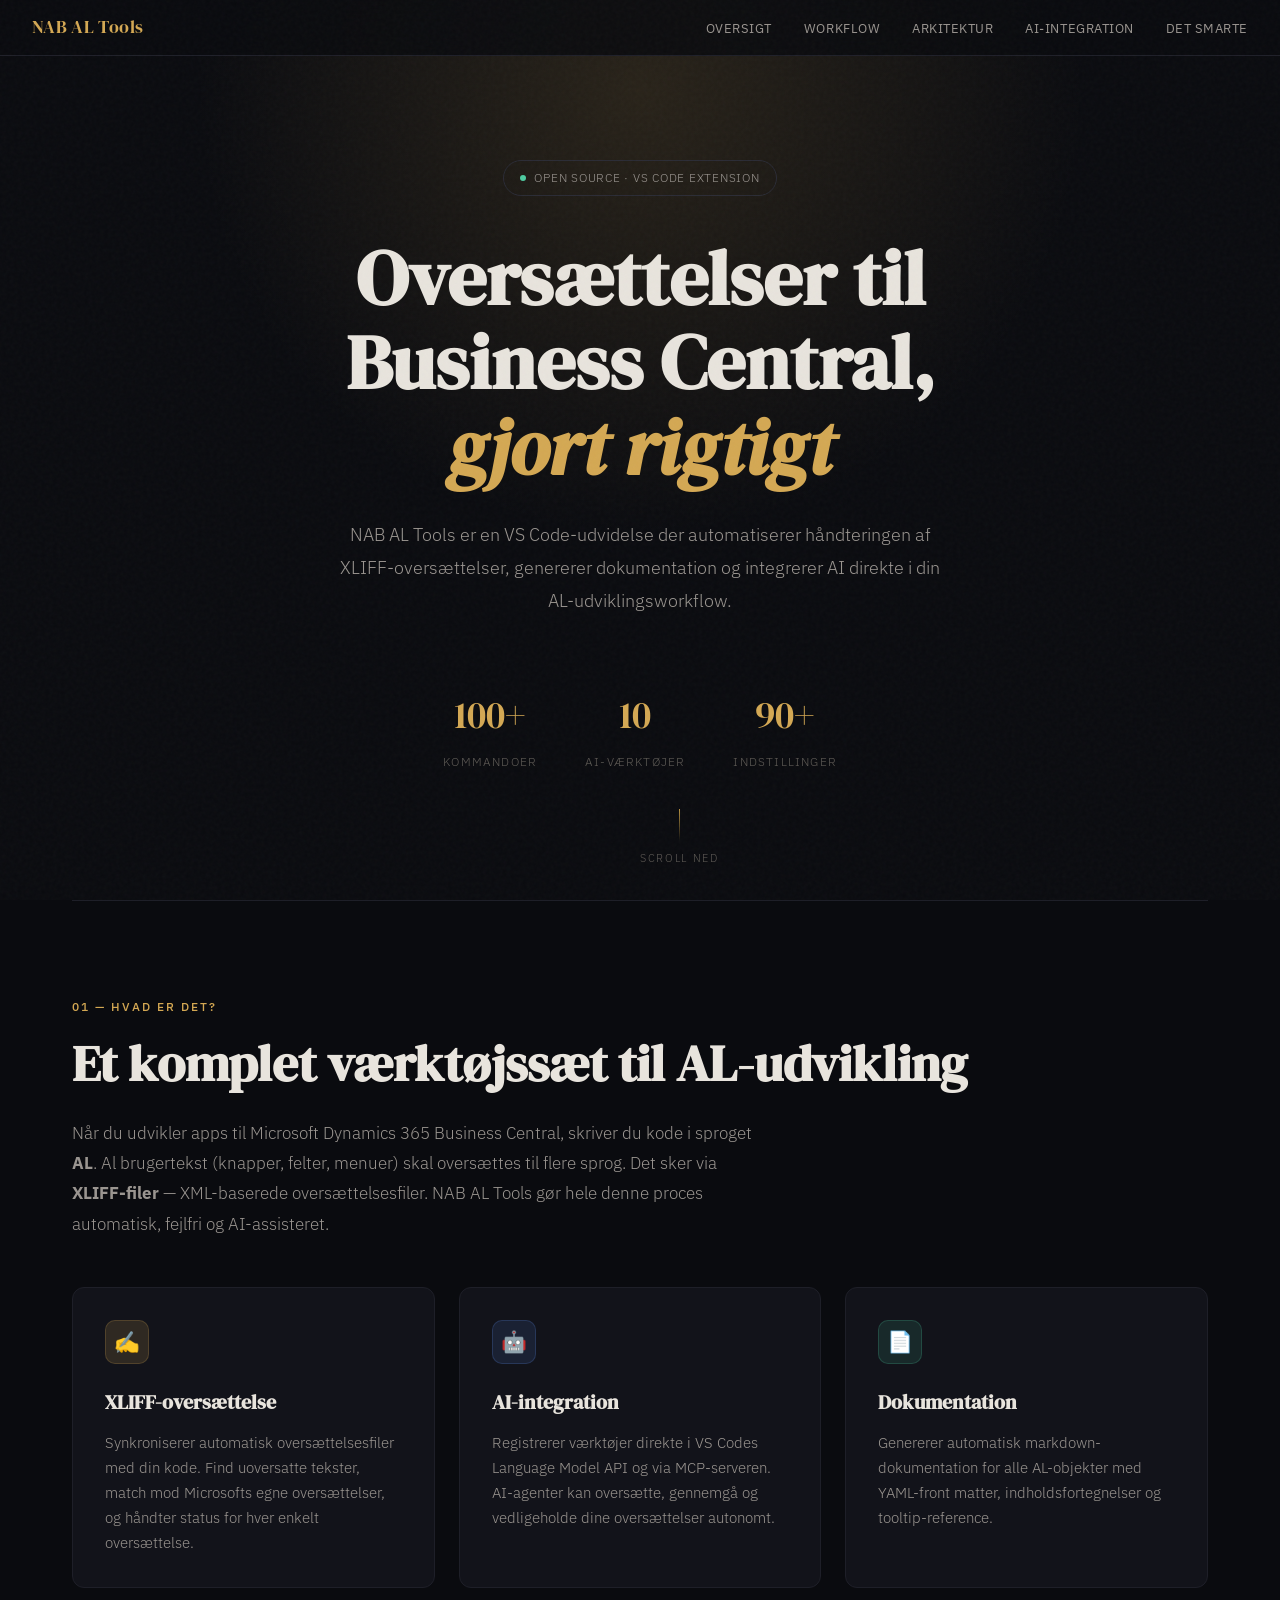
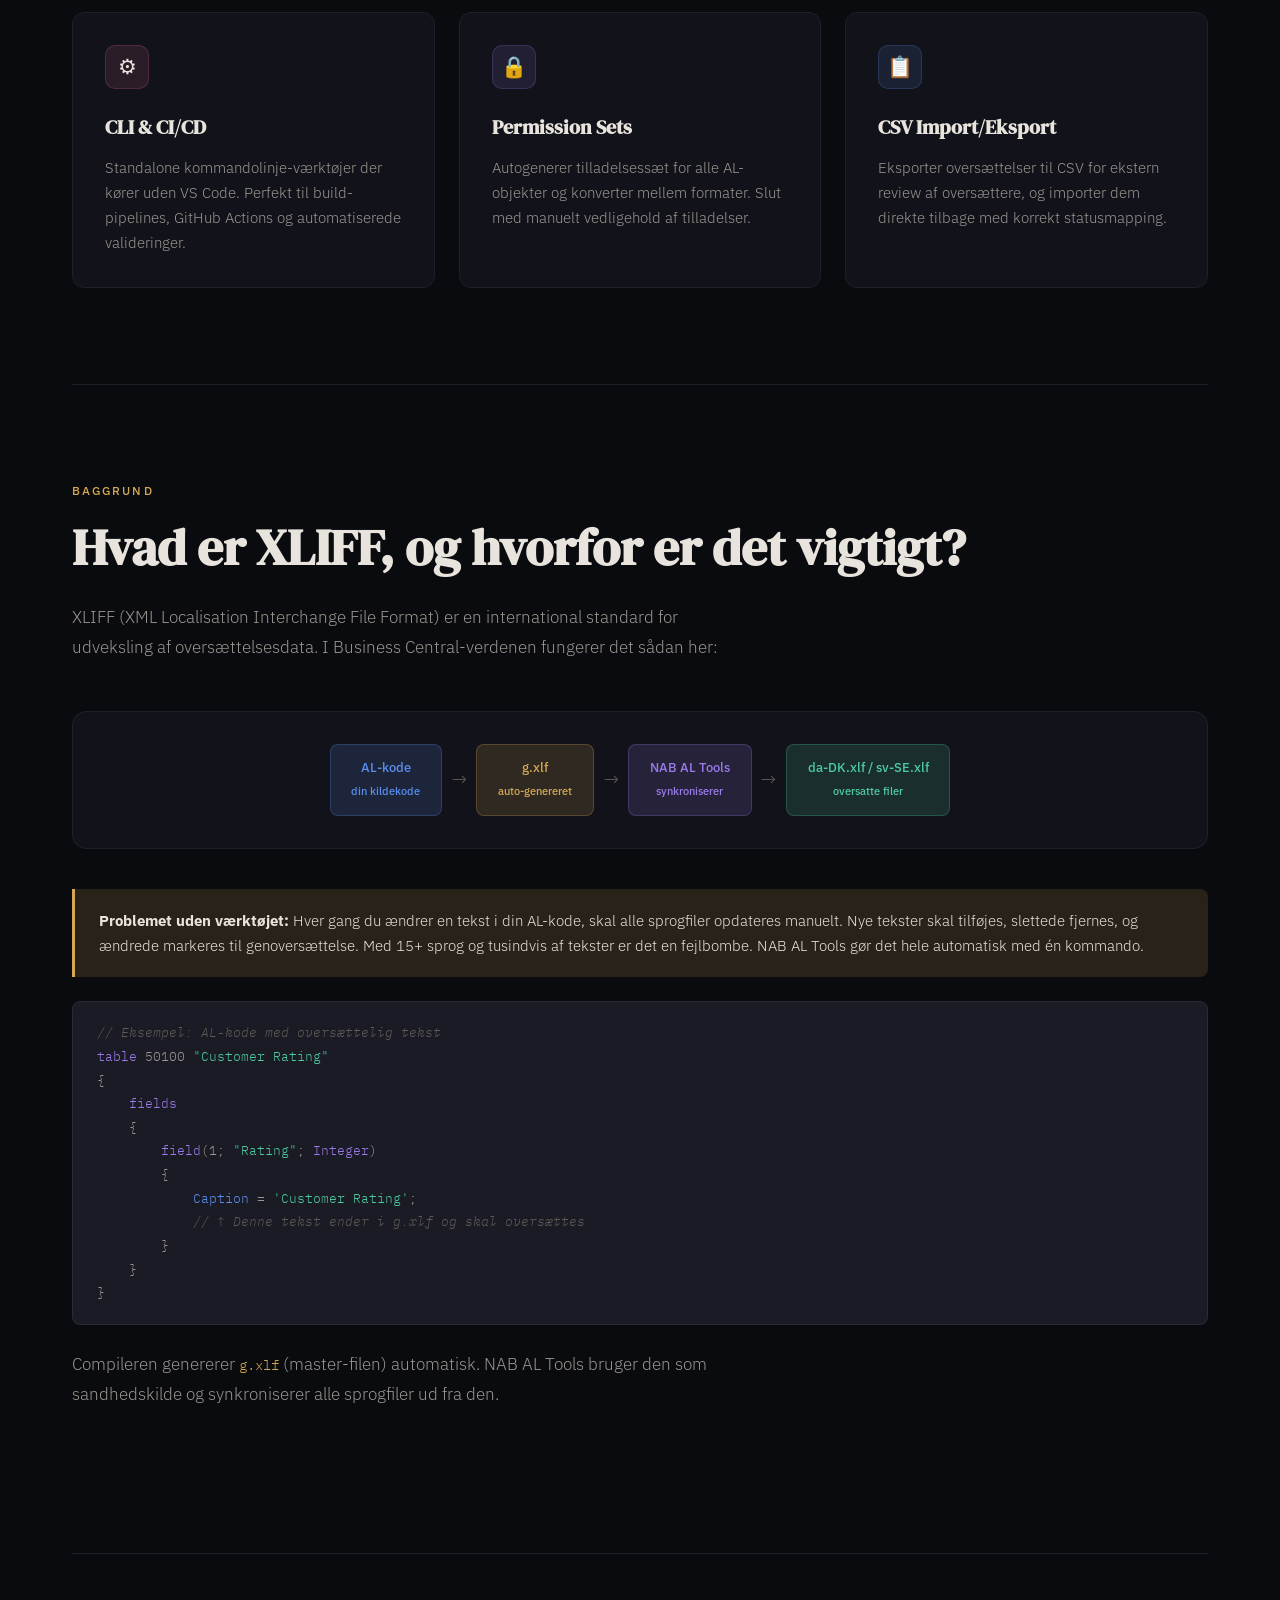
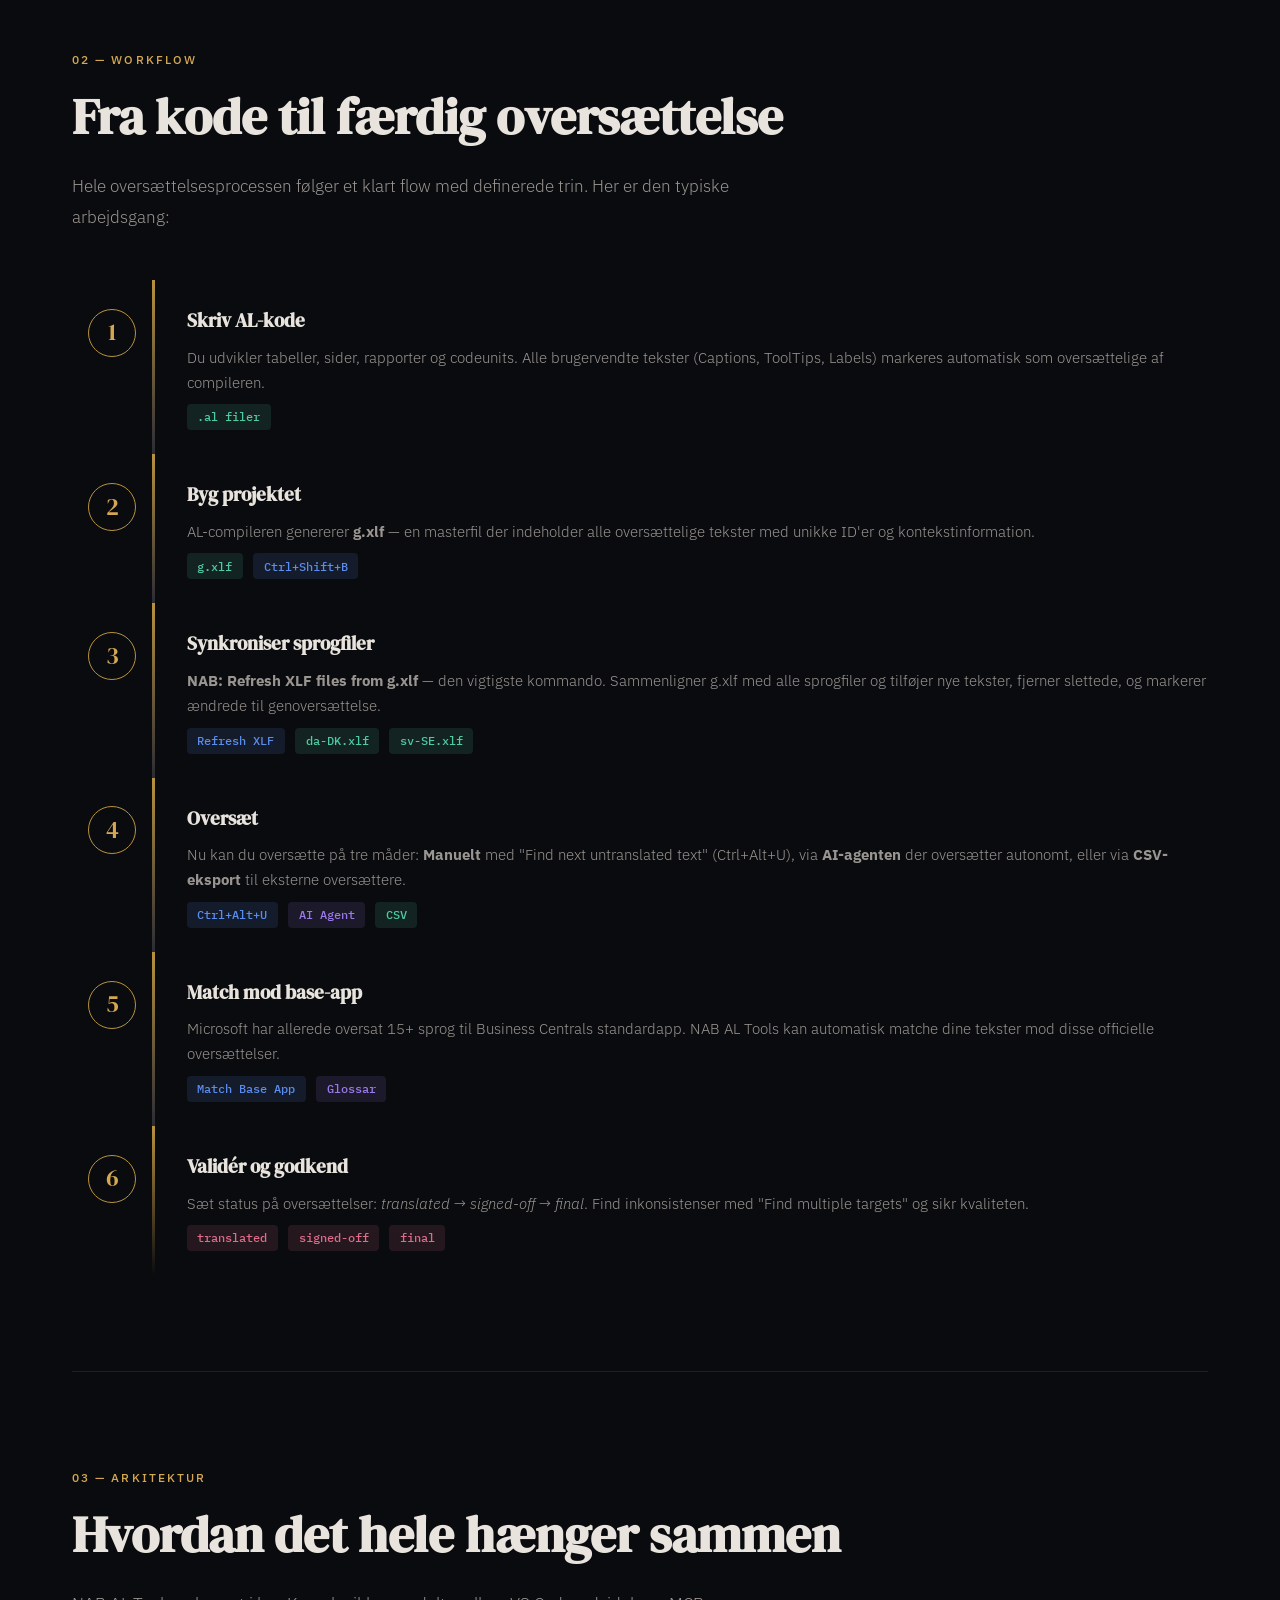
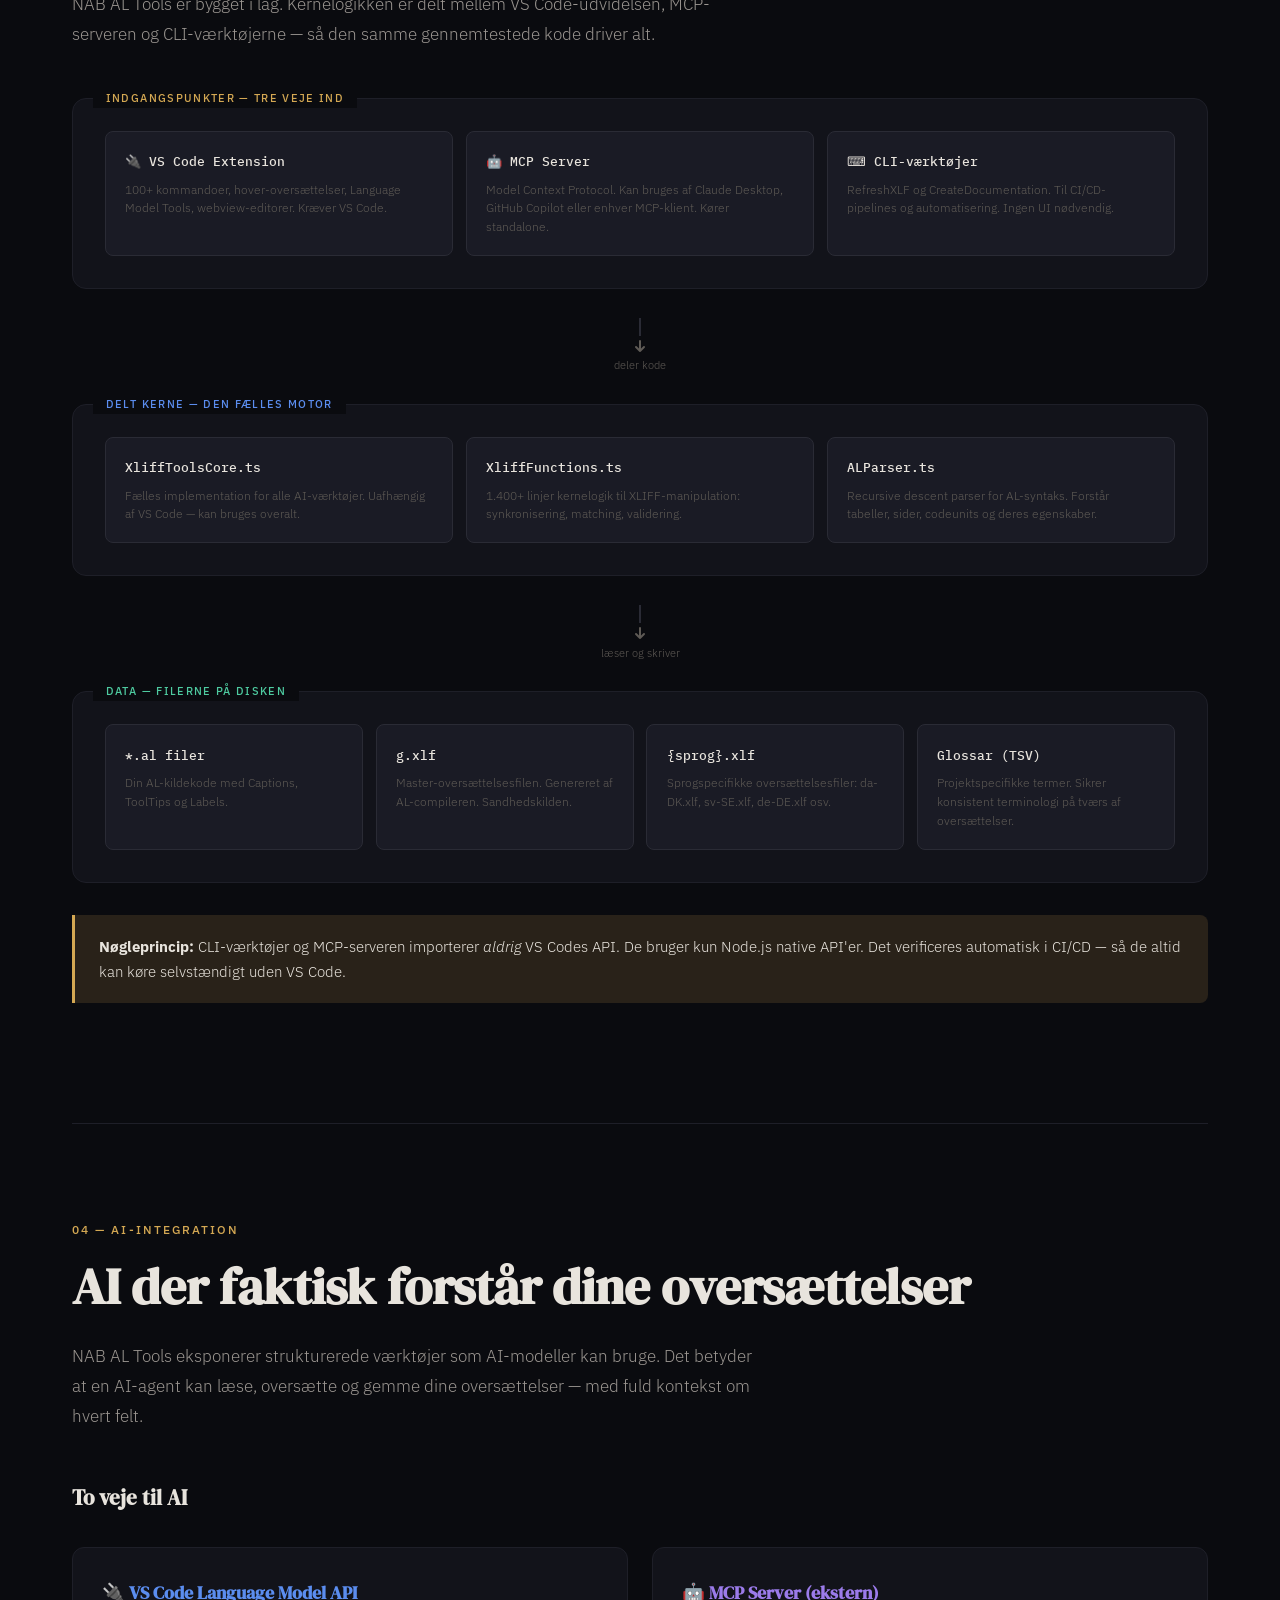
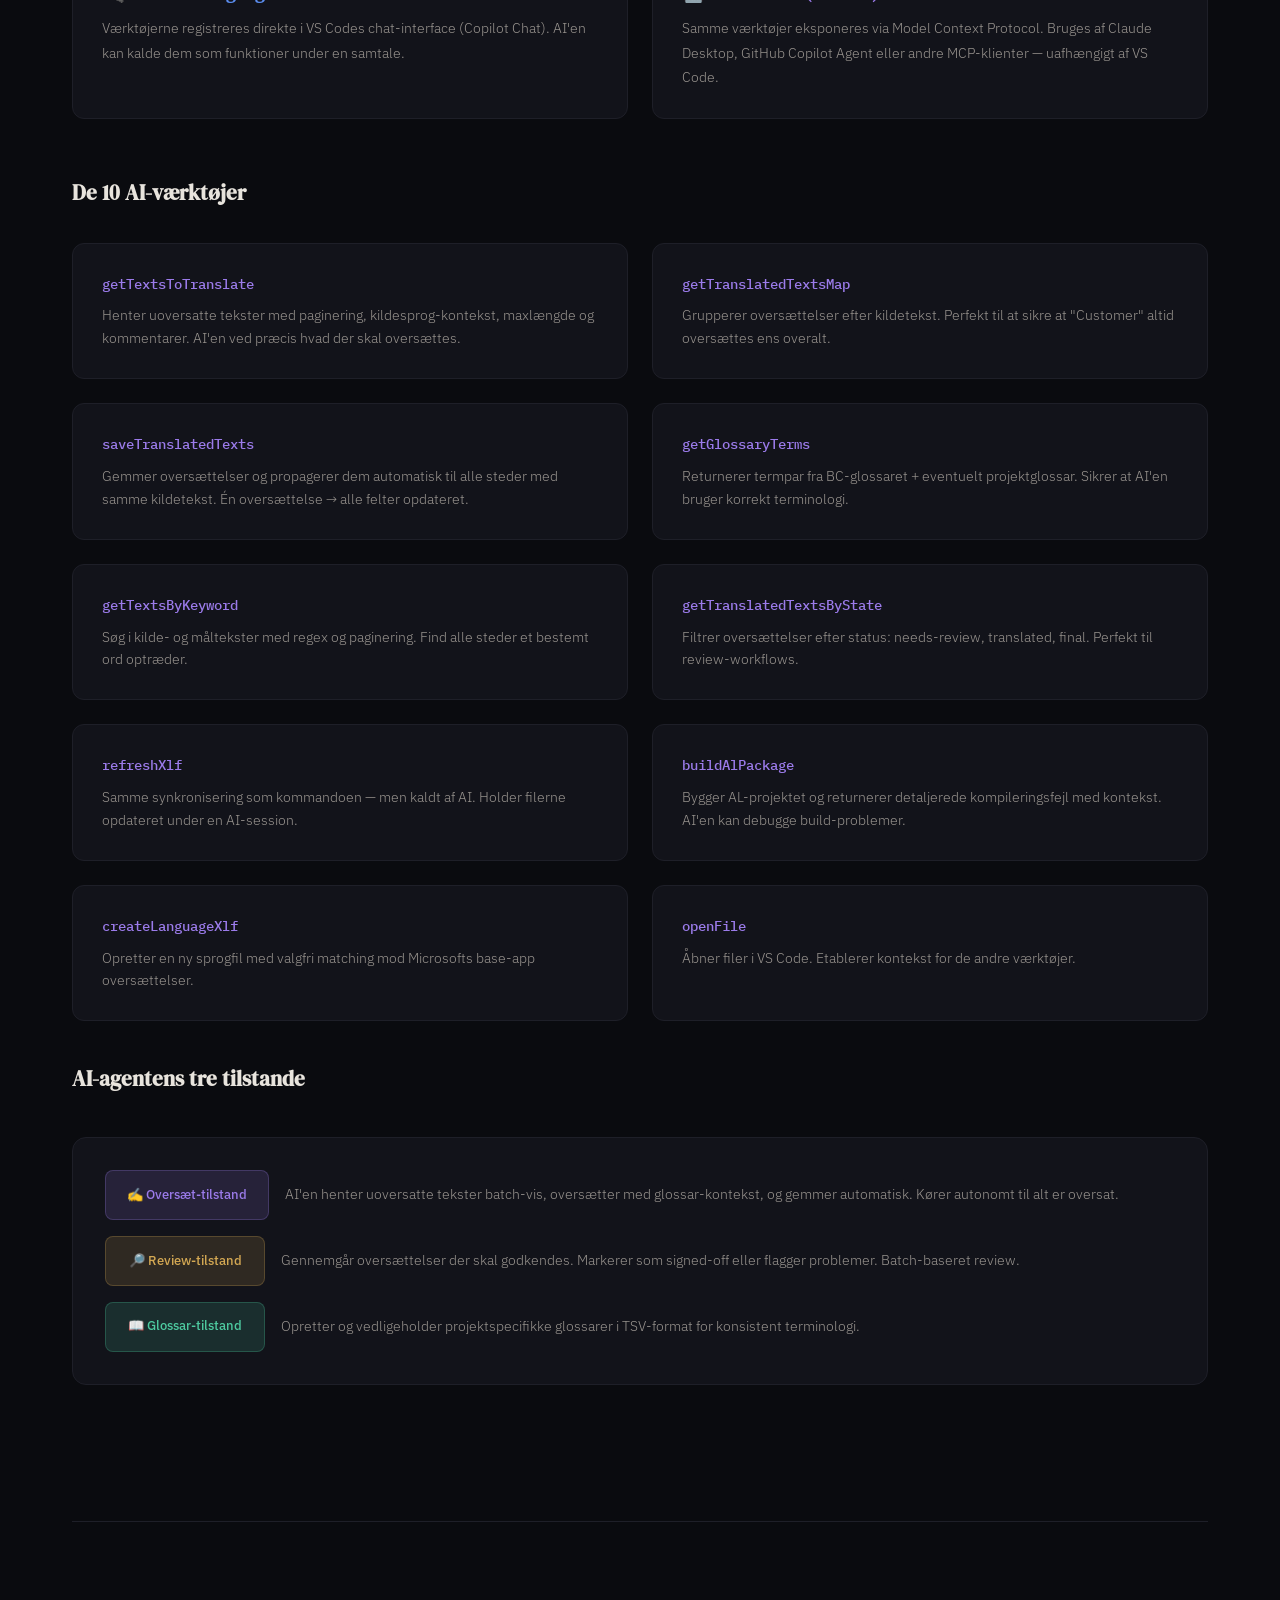
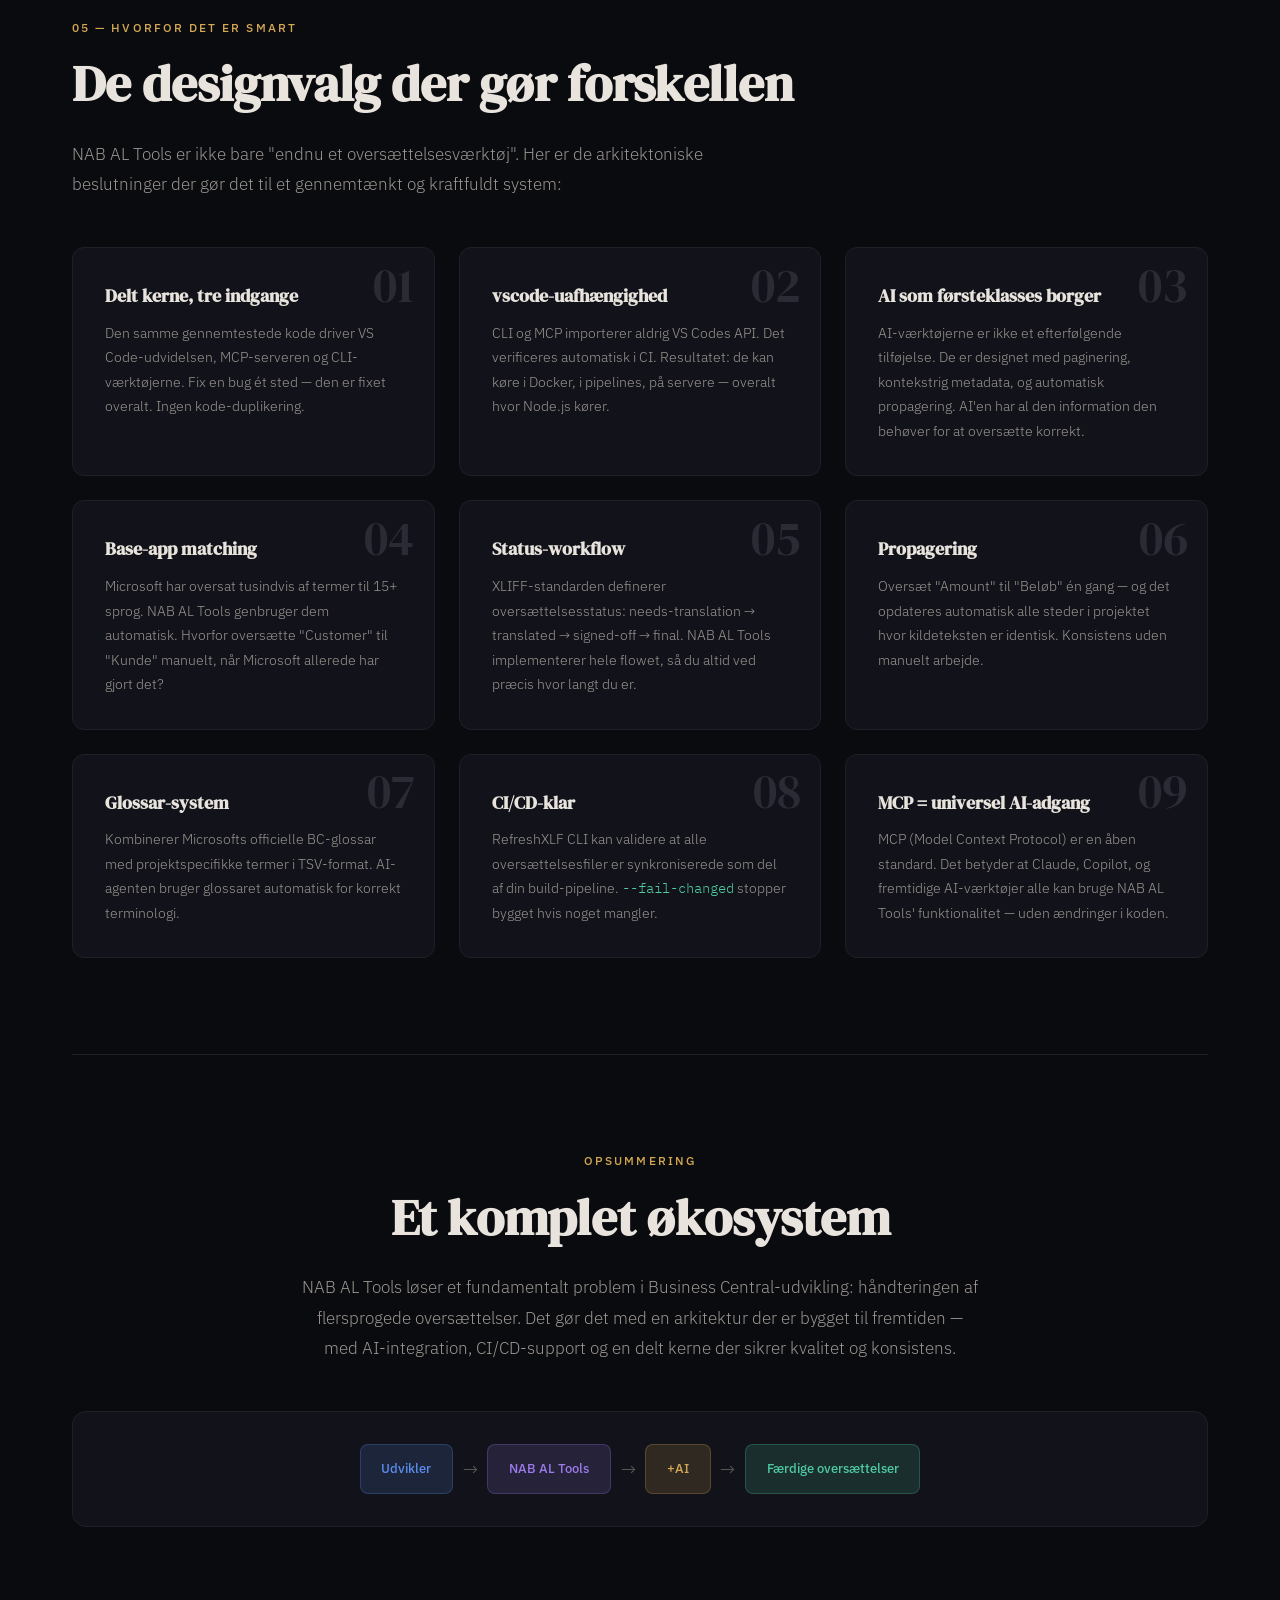
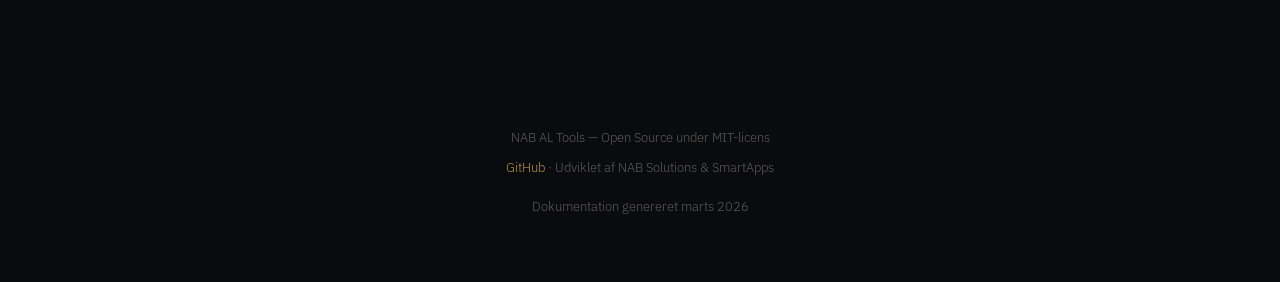
<file: docs/nab-al-tools-guide.html>
<!DOCTYPE html>
<html lang="da">
<head>
  <meta charset="UTF-8">
  <meta name="viewport" content="width=device-width, initial-scale=1.0">
  <title>NAB AL Tools — Komplet Guide</title>
  <link href="https://fonts.googleapis.com/css2?family=DM+Serif+Display:ital@0;1&family=IBM+Plex+Sans:wght@300;400;500;600&family=IBM+Plex+Mono:wght@400;500&display=swap" rel="stylesheet">
  <style>
    *, *::before, *::after { margin: 0; padding: 0; box-sizing: border-box; }

    :root {
      --bg-deep: #0a0b0f;
      --bg-card: #12131a;
      --bg-elevated: #1a1b25;
      --bg-hover: #22232f;
      --accent: #d4a853;
      --accent-dim: #b8923f;
      --accent-glow: rgba(212, 168, 83, 0.15);
      --accent-blue: #5b8def;
      --accent-green: #4ecba0;
      --accent-rose: #e06b8a;
      --accent-purple: #9b7bea;
      --text-primary: #e8e4dd;
      --text-secondary: #9a9590;
      --text-muted: #5e5a55;
      --border: #2a2b35;
      --border-subtle: #1e1f28;
      --font-display: 'DM Serif Display', Georgia, serif;
      --font-body: 'IBM Plex Sans', -apple-system, sans-serif;
      --font-mono: 'IBM Plex Mono', 'Consolas', monospace;
    }

    html { scroll-behavior: smooth; }

    body {
      font-family: var(--font-body);
      background: var(--bg-deep);
      color: var(--text-primary);
      line-height: 1.7;
      font-weight: 300;
      -webkit-font-smoothing: antialiased;
    }

    /* ─── NOISE TEXTURE OVERLAY ─── */
    body::before {
      content: '';
      position: fixed;
      inset: 0;
      background-image: url("data:image/svg+xml,%3Csvg viewBox='0 0 256 256' xmlns='http://www.w3.org/2000/svg'%3E%3Cfilter id='n'%3E%3CfeTurbulence type='fractalNoise' baseFrequency='0.9' numOctaves='4' stitchTiles='stitch'/%3E%3C/filter%3E%3Crect width='100%25' height='100%25' filter='url(%23n)' opacity='0.03'/%3E%3C/svg%3E");
      pointer-events: none;
      z-index: 9999;
    }

    /* ─── NAVIGATION ─── */
    nav {
      position: fixed;
      top: 0;
      left: 0;
      right: 0;
      z-index: 100;
      padding: 0 2rem;
      height: 56px;
      display: flex;
      align-items: center;
      justify-content: space-between;
      background: rgba(10, 11, 15, 0.85);
      backdrop-filter: blur(20px);
      border-bottom: 1px solid var(--border-subtle);
    }

    nav .logo {
      font-family: var(--font-display);
      font-size: 1.1rem;
      color: var(--accent);
      letter-spacing: 0.02em;
    }

    nav .nav-links {
      display: flex;
      gap: 2rem;
      list-style: none;
    }

    nav .nav-links a {
      color: var(--text-secondary);
      text-decoration: none;
      font-size: 0.82rem;
      font-weight: 400;
      letter-spacing: 0.04em;
      text-transform: uppercase;
      transition: color 0.3s;
    }

    nav .nav-links a:hover { color: var(--accent); }

    /* ─── HERO ─── */
    .hero {
      min-height: 100vh;
      display: flex;
      flex-direction: column;
      justify-content: center;
      align-items: center;
      text-align: center;
      padding: 6rem 2rem 4rem;
      position: relative;
      overflow: hidden;
    }

    .hero::before {
      content: '';
      position: absolute;
      top: -40%;
      left: 50%;
      transform: translateX(-50%);
      width: 900px;
      height: 900px;
      background: radial-gradient(ellipse, var(--accent-glow) 0%, transparent 70%);
      pointer-events: none;
    }

    .hero-badge {
      display: inline-flex;
      align-items: center;
      gap: 0.5rem;
      padding: 0.4rem 1rem;
      border: 1px solid var(--border);
      border-radius: 100px;
      font-size: 0.78rem;
      color: var(--text-secondary);
      letter-spacing: 0.06em;
      text-transform: uppercase;
      margin-bottom: 2.5rem;
      animation: fadeUp 0.8s ease-out both;
    }

    .hero-badge .dot {
      width: 6px;
      height: 6px;
      border-radius: 50%;
      background: var(--accent-green);
      animation: pulse 2s infinite;
    }

    .hero h1 {
      font-family: var(--font-display);
      font-size: clamp(2.8rem, 6vw, 5.5rem);
      line-height: 1.1;
      color: var(--text-primary);
      max-width: 900px;
      animation: fadeUp 0.8s ease-out 0.1s both;
    }

    .hero h1 em {
      font-style: italic;
      color: var(--accent);
    }

    .hero-sub {
      font-size: 1.15rem;
      color: var(--text-secondary);
      max-width: 600px;
      margin-top: 1.8rem;
      line-height: 1.8;
      animation: fadeUp 0.8s ease-out 0.2s both;
    }

    .hero-stats {
      display: flex;
      gap: 3rem;
      margin-top: 4rem;
      animation: fadeUp 0.8s ease-out 0.35s both;
    }

    .hero-stat {
      text-align: center;
    }

    .hero-stat .num {
      font-family: var(--font-display);
      font-size: 2.4rem;
      color: var(--accent);
    }

    .hero-stat .label {
      font-size: 0.75rem;
      color: var(--text-muted);
      text-transform: uppercase;
      letter-spacing: 0.1em;
      margin-top: 0.3rem;
    }

    .scroll-hint {
      position: absolute;
      bottom: 2rem;
      left: 50%;
      transform: translateX(-50%);
      display: flex;
      flex-direction: column;
      align-items: center;
      gap: 0.5rem;
      color: var(--text-muted);
      font-size: 0.7rem;
      letter-spacing: 0.15em;
      text-transform: uppercase;
      animation: fadeUp 0.8s ease-out 0.5s both;
    }

    .scroll-hint .line {
      width: 1px;
      height: 32px;
      background: linear-gradient(to bottom, var(--accent-dim), transparent);
      animation: scrollLine 2s ease-in-out infinite;
    }

    /* ─── SECTIONS ─── */
    section {
      padding: 6rem 2rem;
      max-width: 1200px;
      margin: 0 auto;
    }

    .section-label {
      font-size: 0.72rem;
      letter-spacing: 0.18em;
      text-transform: uppercase;
      color: var(--accent);
      font-weight: 500;
      margin-bottom: 1rem;
    }

    .section-title {
      font-family: var(--font-display);
      font-size: clamp(2rem, 4vw, 3.2rem);
      line-height: 1.2;
      margin-bottom: 1.5rem;
    }

    .section-desc {
      color: var(--text-secondary);
      max-width: 680px;
      font-size: 1.05rem;
      line-height: 1.8;
      margin-bottom: 3rem;
    }

    /* ─── OVERVIEW GRID ─── */
    .overview-grid {
      display: grid;
      grid-template-columns: repeat(auto-fit, minmax(320px, 1fr));
      gap: 1.5rem;
      margin-top: 2rem;
    }

    .overview-card {
      background: var(--bg-card);
      border: 1px solid var(--border-subtle);
      border-radius: 12px;
      padding: 2rem;
      transition: all 0.4s cubic-bezier(0.16, 1, 0.3, 1);
      position: relative;
      overflow: hidden;
    }

    .overview-card::before {
      content: '';
      position: absolute;
      top: 0;
      left: 0;
      right: 0;
      height: 2px;
      background: linear-gradient(90deg, transparent, var(--card-accent, var(--accent)), transparent);
      opacity: 0;
      transition: opacity 0.4s;
    }

    .overview-card:hover {
      border-color: var(--border);
      transform: translateY(-2px);
      background: var(--bg-elevated);
    }

    .overview-card:hover::before { opacity: 1; }

    .card-icon {
      width: 44px;
      height: 44px;
      border-radius: 10px;
      display: flex;
      align-items: center;
      justify-content: center;
      font-size: 1.3rem;
      margin-bottom: 1.3rem;
      background: var(--accent-glow);
      border: 1px solid rgba(212, 168, 83, 0.2);
    }

    .card-icon.blue { background: rgba(91, 141, 239, 0.12); border-color: rgba(91, 141, 239, 0.2); }
    .card-icon.green { background: rgba(78, 203, 160, 0.12); border-color: rgba(78, 203, 160, 0.2); }
    .card-icon.rose { background: rgba(224, 107, 138, 0.12); border-color: rgba(224, 107, 138, 0.2); }
    .card-icon.purple { background: rgba(155, 123, 234, 0.12); border-color: rgba(155, 123, 234, 0.2); }

    .overview-card h3 {
      font-family: var(--font-display);
      font-size: 1.25rem;
      margin-bottom: 0.7rem;
    }

    .overview-card p {
      color: var(--text-secondary);
      font-size: 0.92rem;
      line-height: 1.7;
    }

    /* ─── FLOW DIAGRAM ─── */
    .flow-container {
      margin-top: 3rem;
    }

    .flow-track {
      position: relative;
      display: flex;
      flex-direction: column;
      gap: 0;
    }

    .flow-step {
      display: grid;
      grid-template-columns: 80px 3px 1fr;
      gap: 0;
      min-height: 140px;
      align-items: stretch;
    }

    .flow-number {
      display: flex;
      align-items: flex-start;
      justify-content: center;
      padding-top: 1.8rem;
    }

    .flow-number span {
      font-family: var(--font-display);
      font-size: 1.5rem;
      color: var(--accent);
      width: 48px;
      height: 48px;
      display: flex;
      align-items: center;
      justify-content: center;
      border-radius: 50%;
      border: 1.5px solid var(--accent-dim);
      background: var(--bg-deep);
      position: relative;
      z-index: 2;
    }

    .flow-line {
      background: linear-gradient(to bottom, var(--accent-dim) 0%, var(--border) 100%);
      position: relative;
    }

    .flow-step:last-child .flow-line {
      background: linear-gradient(to bottom, var(--accent-dim) 0%, transparent 100%);
    }

    .flow-content {
      padding: 1.5rem 0 1.5rem 2rem;
    }

    .flow-content h4 {
      font-family: var(--font-display);
      font-size: 1.2rem;
      margin-bottom: 0.5rem;
    }

    .flow-content p {
      color: var(--text-secondary);
      font-size: 0.92rem;
      line-height: 1.7;
    }

    .flow-tag {
      display: inline-flex;
      padding: 0.2rem 0.65rem;
      border-radius: 4px;
      font-size: 0.72rem;
      font-family: var(--font-mono);
      font-weight: 500;
      margin-top: 0.6rem;
      margin-right: 0.4rem;
    }

    .flow-tag.cmd { background: rgba(91, 141, 239, 0.12); color: var(--accent-blue); }
    .flow-tag.file { background: rgba(78, 203, 160, 0.12); color: var(--accent-green); }
    .flow-tag.ai { background: rgba(155, 123, 234, 0.12); color: var(--accent-purple); }
    .flow-tag.state { background: rgba(224, 107, 138, 0.12); color: var(--accent-rose); }

    /* ─── ARCHITECTURE ─── */
    .arch-container {
      margin-top: 2rem;
      position: relative;
    }

    .arch-diagram {
      display: grid;
      grid-template-columns: 1fr;
      gap: 1.5rem;
    }

    .arch-layer {
      background: var(--bg-card);
      border: 1px solid var(--border-subtle);
      border-radius: 14px;
      padding: 2rem;
      position: relative;
    }

    .arch-layer-label {
      position: absolute;
      top: -10px;
      left: 20px;
      background: var(--bg-deep);
      padding: 0 0.8rem;
      font-size: 0.7rem;
      letter-spacing: 0.12em;
      text-transform: uppercase;
      font-weight: 500;
    }

    .arch-layer-label.gold { color: var(--accent); }
    .arch-layer-label.blue { color: var(--accent-blue); }
    .arch-layer-label.green { color: var(--accent-green); }
    .arch-layer-label.purple { color: var(--accent-purple); }

    .arch-boxes {
      display: flex;
      flex-wrap: wrap;
      gap: 0.8rem;
    }

    .arch-box {
      flex: 1;
      min-width: 180px;
      padding: 1.2rem;
      background: var(--bg-elevated);
      border: 1px solid var(--border);
      border-radius: 8px;
      transition: all 0.3s;
    }

    .arch-box:hover {
      border-color: var(--accent-dim);
      background: var(--bg-hover);
    }

    .arch-box h5 {
      font-family: var(--font-mono);
      font-size: 0.82rem;
      font-weight: 500;
      margin-bottom: 0.4rem;
      color: var(--text-primary);
    }

    .arch-box p {
      color: var(--text-muted);
      font-size: 0.78rem;
      line-height: 1.5;
    }

    .arch-connector {
      display: flex;
      justify-content: center;
      padding: 0.3rem 0;
    }

    .arch-arrow {
      display: flex;
      flex-direction: column;
      align-items: center;
      color: var(--text-muted);
      font-size: 0.7rem;
      gap: 0.2rem;
    }

    .arch-arrow .arrow-line {
      width: 1.5px;
      height: 18px;
      background: var(--border);
    }

    .arch-arrow svg {
      width: 14px;
      height: 14px;
      fill: none;
      stroke: var(--text-muted);
      stroke-width: 2;
    }

    /* ─── AI SECTION ─── */
    .ai-grid {
      display: grid;
      grid-template-columns: 1fr 1fr;
      gap: 1.5rem;
      margin-top: 2rem;
    }

    @media (max-width: 768px) {
      .ai-grid { grid-template-columns: 1fr; }
    }

    .ai-card {
      background: var(--bg-card);
      border: 1px solid var(--border-subtle);
      border-radius: 12px;
      padding: 1.8rem;
      transition: all 0.3s;
    }

    .ai-card:hover {
      border-color: var(--border);
      background: var(--bg-elevated);
    }

    .ai-card .tool-name {
      font-family: var(--font-mono);
      font-size: 0.88rem;
      color: var(--accent-purple);
      font-weight: 500;
      margin-bottom: 0.5rem;
    }

    .ai-card .tool-desc {
      color: var(--text-secondary);
      font-size: 0.88rem;
      line-height: 1.6;
    }

    .ai-mode {
      background: var(--bg-card);
      border: 1px solid var(--border-subtle);
      border-radius: 12px;
      padding: 1.8rem;
      margin-bottom: 1rem;
    }

    .ai-mode h4 {
      font-family: var(--font-display);
      font-size: 1.15rem;
      margin-bottom: 0.5rem;
    }

    .ai-mode p {
      color: var(--text-secondary);
      font-size: 0.9rem;
    }

    /* ─── SMART SECTION ─── */
    .smart-grid {
      display: grid;
      grid-template-columns: repeat(auto-fit, minmax(300px, 1fr));
      gap: 1.5rem;
      margin-top: 2rem;
    }

    .smart-item {
      padding: 2rem;
      background: var(--bg-card);
      border: 1px solid var(--border-subtle);
      border-radius: 12px;
      position: relative;
    }

    .smart-item .smart-num {
      font-family: var(--font-display);
      font-size: 3rem;
      color: var(--border);
      position: absolute;
      top: 0.8rem;
      right: 1.2rem;
      line-height: 1;
    }

    .smart-item h4 {
      font-family: var(--font-display);
      font-size: 1.15rem;
      margin-bottom: 0.6rem;
    }

    .smart-item p {
      color: var(--text-secondary);
      font-size: 0.9rem;
      line-height: 1.7;
    }

    /* ─── CODE BLOCKS ─── */
    .code-block {
      background: var(--bg-elevated);
      border: 1px solid var(--border);
      border-radius: 8px;
      padding: 1.2rem 1.5rem;
      margin: 1rem 0;
      font-family: var(--font-mono);
      font-size: 0.82rem;
      line-height: 1.8;
      color: var(--text-secondary);
      overflow-x: auto;
    }

    .code-block .keyword { color: var(--accent-purple); }
    .code-block .string { color: var(--accent-green); }
    .code-block .comment { color: var(--text-muted); font-style: italic; }
    .code-block .func { color: var(--accent-blue); }
    .code-block .tag { color: var(--accent-rose); }

    /* ─── DIVIDER ─── */
    .divider {
      max-width: 1200px;
      margin: 0 auto;
      padding: 0 2rem;
    }

    .divider hr {
      border: none;
      height: 1px;
      background: var(--border-subtle);
    }

    /* ─── FOOTER ─── */
    footer {
      text-align: center;
      padding: 4rem 2rem;
      color: var(--text-muted);
      font-size: 0.82rem;
    }

    footer a {
      color: var(--accent-dim);
      text-decoration: none;
    }

    footer a:hover { color: var(--accent); }

    /* ─── CALLOUT ─── */
    .callout {
      background: var(--accent-glow);
      border-left: 3px solid var(--accent);
      padding: 1.2rem 1.5rem;
      border-radius: 0 8px 8px 0;
      margin: 1.5rem 0;
    }

    .callout p {
      color: var(--text-primary);
      font-size: 0.92rem;
      line-height: 1.7;
    }

    /* ─── DATA FLOW VISUAL ─── */
    .dataflow {
      display: flex;
      align-items: center;
      justify-content: center;
      gap: 0;
      flex-wrap: wrap;
      margin: 2.5rem 0;
      padding: 2rem;
      background: var(--bg-card);
      border: 1px solid var(--border-subtle);
      border-radius: 14px;
    }

    .df-node {
      padding: 0.8rem 1.3rem;
      border-radius: 8px;
      font-size: 0.82rem;
      font-weight: 500;
      text-align: center;
      white-space: nowrap;
    }

    .df-node.al { background: rgba(91, 141, 239, 0.15); color: var(--accent-blue); border: 1px solid rgba(91, 141, 239, 0.25); }
    .df-node.xlf { background: rgba(212, 168, 83, 0.15); color: var(--accent); border: 1px solid rgba(212, 168, 83, 0.25); }
    .df-node.tool { background: rgba(155, 123, 234, 0.15); color: var(--accent-purple); border: 1px solid rgba(155, 123, 234, 0.25); }
    .df-node.output { background: rgba(78, 203, 160, 0.15); color: var(--accent-green); border: 1px solid rgba(78, 203, 160, 0.25); }

    .df-arrow {
      color: var(--text-muted);
      font-size: 1.2rem;
      padding: 0 0.6rem;
    }

    /* ─── ANIMATIONS ─── */
    @keyframes fadeUp {
      from { opacity: 0; transform: translateY(20px); }
      to { opacity: 1; transform: translateY(0); }
    }

    @keyframes pulse {
      0%, 100% { opacity: 1; }
      50% { opacity: 0.4; }
    }

    @keyframes scrollLine {
      0% { opacity: 1; transform: scaleY(1); }
      50% { opacity: 0.3; transform: scaleY(0.6); }
      100% { opacity: 1; transform: scaleY(1); }
    }

    /* Scroll-triggered fade-in */
    .reveal {
      opacity: 0;
      transform: translateY(24px);
      transition: opacity 0.7s ease-out, transform 0.7s ease-out;
    }

    .reveal.visible {
      opacity: 1;
      transform: translateY(0);
    }

    /* ─── RESPONSIVE ─── */
    @media (max-width: 768px) {
      nav .nav-links { display: none; }
      .hero-stats { gap: 1.5rem; flex-wrap: wrap; }
      .flow-step { grid-template-columns: 50px 2px 1fr; }
      .arch-boxes { flex-direction: column; }
      .dataflow { flex-direction: column; gap: 0.5rem; }
      .df-arrow { transform: rotate(90deg); }
    }
  </style>
</head>
<body>

<!-- ─── NAVIGATION ─── -->
<nav>
  <div class="logo">NAB AL Tools</div>
  <ul class="nav-links">
    <li><a href="#oversigt">Oversigt</a></li>
    <li><a href="#workflow">Workflow</a></li>
    <li><a href="#arkitektur">Arkitektur</a></li>
    <li><a href="#ai">AI-integration</a></li>
    <li><a href="#smart">Det smarte</a></li>
  </ul>
</nav>

<!-- ─── HERO ─── -->
<section class="hero">
  <div class="hero-badge">
    <span class="dot"></span>
    Open Source &middot; VS Code Extension
  </div>
  <h1>Oversættelser til<br>Business Central,<br><em>gjort rigtigt</em></h1>
  <p class="hero-sub">
    NAB AL Tools er en VS Code-udvidelse der automatiserer håndteringen af XLIFF-oversættelser,
    genererer dokumentation og integrerer AI direkte i din AL-udviklingsworkflow.
  </p>
  <div class="hero-stats">
    <div class="hero-stat">
      <div class="num">100+</div>
      <div class="label">Kommandoer</div>
    </div>
    <div class="hero-stat">
      <div class="num">10</div>
      <div class="label">AI-værktøjer</div>
    </div>
    <div class="hero-stat">
      <div class="num">90+</div>
      <div class="label">Indstillinger</div>
    </div>
  </div>
  <div class="scroll-hint">
    <div class="line"></div>
    Scroll ned
  </div>
</section>

<div class="divider"><hr></div>

<!-- ─── OVERSIGT ─── -->
<section id="oversigt" class="reveal">
  <div class="section-label">01 &mdash; Hvad er det?</div>
  <h2 class="section-title">Et komplet værktøjssæt til AL-udvikling</h2>
  <p class="section-desc">
    Når du udvikler apps til Microsoft Dynamics 365 Business Central, skriver du kode i sproget <strong>AL</strong>.
    Al brugertekst (knapper, felter, menuer) skal oversættes til flere sprog. Det sker via <strong>XLIFF-filer</strong>
    &mdash; XML-baserede oversættelsesfiler. NAB AL Tools gør hele denne proces automatisk, fejlfri og AI-assisteret.
  </p>

  <div class="overview-grid">
    <div class="overview-card" style="--card-accent: var(--accent);">
      <div class="card-icon">&#9997;</div>
      <h3>XLIFF-oversættelse</h3>
      <p>Synkroniserer automatisk oversættelsesfiler med din kode. Find uoversatte tekster, match mod Microsofts egne oversættelser, og håndter status for hver enkelt oversættelse.</p>
    </div>
    <div class="overview-card" style="--card-accent: var(--accent-blue);">
      <div class="card-icon blue">&#129302;</div>
      <h3>AI-integration</h3>
      <p>Registrerer værktøjer direkte i VS Codes Language Model API og via MCP-serveren. AI-agenter kan oversætte, gennemgå og vedligeholde dine oversættelser autonomt.</p>
    </div>
    <div class="overview-card" style="--card-accent: var(--accent-green);">
      <div class="card-icon green">&#128196;</div>
      <h3>Dokumentation</h3>
      <p>Genererer automatisk markdown-dokumentation for alle AL-objekter med YAML-front matter, indholdsfortegnelser og tooltip-reference.</p>
    </div>
    <div class="overview-card" style="--card-accent: var(--accent-rose);">
      <div class="card-icon rose">&#9881;</div>
      <h3>CLI &amp; CI/CD</h3>
      <p>Standalone kommandolinje-værktøjer der kører uden VS Code. Perfekt til build-pipelines, GitHub Actions og automatiserede valideringer.</p>
    </div>
    <div class="overview-card" style="--card-accent: var(--accent-purple);">
      <div class="card-icon purple">&#128274;</div>
      <h3>Permission Sets</h3>
      <p>Autogenerer tilladelsessæt for alle AL-objekter og konverter mellem formater. Slut med manuelt vedligehold af tilladelser.</p>
    </div>
    <div class="overview-card" style="--card-accent: var(--accent-blue);">
      <div class="card-icon blue">&#128203;</div>
      <h3>CSV Import/Eksport</h3>
      <p>Eksporter oversættelser til CSV for ekstern review af oversættere, og importer dem direkte tilbage med korrekt statusmapping.</p>
    </div>
  </div>
</section>

<div class="divider"><hr></div>

<!-- ─── XLIFF FORKLARING ─── -->
<section class="reveal">
  <div class="section-label">Baggrund</div>
  <h2 class="section-title">Hvad er XLIFF, og hvorfor er det vigtigt?</h2>
  <p class="section-desc">
    XLIFF (XML Localisation Interchange File Format) er en international standard for udveksling af oversættelsesdata.
    I Business Central-verdenen fungerer det sådan her:
  </p>

  <div class="dataflow">
    <div class="df-node al">AL-kode<br><small>din kildekode</small></div>
    <div class="df-arrow">&rarr;</div>
    <div class="df-node xlf">g.xlf<br><small>auto-genereret</small></div>
    <div class="df-arrow">&rarr;</div>
    <div class="df-node tool">NAB AL Tools<br><small>synkroniserer</small></div>
    <div class="df-arrow">&rarr;</div>
    <div class="df-node output">da-DK.xlf / sv-SE.xlf<br><small>oversatte filer</small></div>
  </div>

  <div class="callout">
    <p>
      <strong>Problemet uden værktøjet:</strong> Hver gang du ændrer en tekst i din AL-kode, skal alle sprogfiler
      opdateres manuelt. Nye tekster skal tilføjes, slettede fjernes, og ændrede markeres til genoversættelse.
      Med 15+ sprog og tusindvis af tekster er det en fejlbombe. NAB AL Tools gør det hele automatisk med én kommando.
    </p>
  </div>

  <div class="code-block">
    <span class="comment">// Eksempel: AL-kode med oversættelig tekst</span><br>
    <span class="keyword">table</span> 50100 <span class="string">"Customer Rating"</span><br>
    {<br>
    &nbsp;&nbsp;&nbsp;&nbsp;<span class="keyword">fields</span><br>
    &nbsp;&nbsp;&nbsp;&nbsp;{<br>
    &nbsp;&nbsp;&nbsp;&nbsp;&nbsp;&nbsp;&nbsp;&nbsp;<span class="keyword">field</span>(1; <span class="string">"Rating"</span>; <span class="keyword">Integer</span>)<br>
    &nbsp;&nbsp;&nbsp;&nbsp;&nbsp;&nbsp;&nbsp;&nbsp;{<br>
    &nbsp;&nbsp;&nbsp;&nbsp;&nbsp;&nbsp;&nbsp;&nbsp;&nbsp;&nbsp;&nbsp;&nbsp;<span class="func">Caption</span> = <span class="string">'Customer Rating'</span>;<br>
    &nbsp;&nbsp;&nbsp;&nbsp;&nbsp;&nbsp;&nbsp;&nbsp;&nbsp;&nbsp;&nbsp;&nbsp;<span class="comment">// &uarr; Denne tekst ender i g.xlf og skal oversættes</span><br>
    &nbsp;&nbsp;&nbsp;&nbsp;&nbsp;&nbsp;&nbsp;&nbsp;}<br>
    &nbsp;&nbsp;&nbsp;&nbsp;}<br>
    }
  </div>

  <p class="section-desc" style="margin-top: 1.5rem;">
    Compileren genererer <code style="color: var(--accent); font-family: var(--font-mono); font-size: 0.9rem;">g.xlf</code>
    (master-filen) automatisk. NAB AL Tools bruger den som sandhedskilde og synkroniserer alle sprogfiler ud fra den.
  </p>
</section>

<div class="divider"><hr></div>

<!-- ─── WORKFLOW ─── -->
<section id="workflow" class="reveal">
  <div class="section-label">02 &mdash; Workflow</div>
  <h2 class="section-title">Fra kode til færdig oversættelse</h2>
  <p class="section-desc">
    Hele oversættelsesprocessen følger et klart flow med definerede trin. Her er den typiske arbejdsgang:
  </p>

  <div class="flow-container">
    <div class="flow-track">

      <div class="flow-step">
        <div class="flow-number"><span>1</span></div>
        <div class="flow-line"></div>
        <div class="flow-content">
          <h4>Skriv AL-kode</h4>
          <p>Du udvikler tabeller, sider, rapporter og codeunits. Alle brugervendte tekster (Captions, ToolTips, Labels) markeres automatisk som oversættelige af compileren.</p>
          <span class="flow-tag file">.al filer</span>
        </div>
      </div>

      <div class="flow-step">
        <div class="flow-number"><span>2</span></div>
        <div class="flow-line"></div>
        <div class="flow-content">
          <h4>Byg projektet</h4>
          <p>AL-compileren genererer <strong>g.xlf</strong> &mdash; en masterfil der indeholder alle oversættelige tekster med unikke ID'er og kontekstinformation.</p>
          <span class="flow-tag file">g.xlf</span>
          <span class="flow-tag cmd">Ctrl+Shift+B</span>
        </div>
      </div>

      <div class="flow-step">
        <div class="flow-number"><span>3</span></div>
        <div class="flow-line"></div>
        <div class="flow-content">
          <h4>Synkroniser sprogfiler</h4>
          <p><strong>NAB: Refresh XLF files from g.xlf</strong> &mdash; den vigtigste kommando. Sammenligner g.xlf med alle sprogfiler og tilføjer nye tekster, fjerner slettede, og markerer ændrede til genoversættelse.</p>
          <span class="flow-tag cmd">Refresh XLF</span>
          <span class="flow-tag file">da-DK.xlf</span>
          <span class="flow-tag file">sv-SE.xlf</span>
        </div>
      </div>

      <div class="flow-step">
        <div class="flow-number"><span>4</span></div>
        <div class="flow-line"></div>
        <div class="flow-content">
          <h4>Oversæt</h4>
          <p>Nu kan du oversætte på tre måder: <strong>Manuelt</strong> med "Find next untranslated text" (Ctrl+Alt+U), via <strong>AI-agenten</strong> der oversætter autonomt, eller via <strong>CSV-eksport</strong> til eksterne oversættere.</p>
          <span class="flow-tag cmd">Ctrl+Alt+U</span>
          <span class="flow-tag ai">AI Agent</span>
          <span class="flow-tag file">CSV</span>
        </div>
      </div>

      <div class="flow-step">
        <div class="flow-number"><span>5</span></div>
        <div class="flow-line"></div>
        <div class="flow-content">
          <h4>Match mod base-app</h4>
          <p>Microsoft har allerede oversat 15+ sprog til Business Centrals standardapp. NAB AL Tools kan automatisk matche dine tekster mod disse officielle oversættelser.</p>
          <span class="flow-tag cmd">Match Base App</span>
          <span class="flow-tag ai">Glossar</span>
        </div>
      </div>

      <div class="flow-step">
        <div class="flow-number"><span>6</span></div>
        <div class="flow-line"></div>
        <div class="flow-content">
          <h4>Validér og godkend</h4>
          <p>Sæt status på oversættelser: <em>translated</em> &rarr; <em>signed-off</em> &rarr; <em>final</em>. Find inkonsistenser med "Find multiple targets" og sikr kvaliteten.</p>
          <span class="flow-tag state">translated</span>
          <span class="flow-tag state">signed-off</span>
          <span class="flow-tag state">final</span>
        </div>
      </div>

    </div>
  </div>
</section>

<div class="divider"><hr></div>

<!-- ─── ARKITEKTUR ─── -->
<section id="arkitektur" class="reveal">
  <div class="section-label">03 &mdash; Arkitektur</div>
  <h2 class="section-title">Hvordan det hele hænger sammen</h2>
  <p class="section-desc">
    NAB AL Tools er bygget i lag. Kernelogikken er delt mellem VS Code-udvidelsen, MCP-serveren og CLI-værktøjerne
    &mdash; så den samme gennemtestede kode driver alt.
  </p>

  <div class="arch-container">
    <div class="arch-diagram">

      <!-- Layer 1: Entry Points -->
      <div class="arch-layer">
        <div class="arch-layer-label gold">Indgangspunkter &mdash; Tre veje ind</div>
        <div class="arch-boxes">
          <div class="arch-box">
            <h5>&#128268; VS Code Extension</h5>
            <p>100+ kommandoer, hover-oversættelser, Language Model Tools, webview-editorer. Kræver VS Code.</p>
          </div>
          <div class="arch-box">
            <h5>&#129302; MCP Server</h5>
            <p>Model Context Protocol. Kan bruges af Claude Desktop, GitHub Copilot eller enhver MCP-klient. Kører standalone.</p>
          </div>
          <div class="arch-box">
            <h5>&#9000; CLI-værktøjer</h5>
            <p>RefreshXLF og CreateDocumentation. Til CI/CD-pipelines og automatisering. Ingen UI nødvendig.</p>
          </div>
        </div>
      </div>

      <div class="arch-connector">
        <div class="arch-arrow">
          <div class="arrow-line"></div>
          <svg viewBox="0 0 14 14"><path d="M7 2 L7 12 M3 8 L7 12 L11 8" stroke-linecap="round" stroke-linejoin="round"/></svg>
          <span>deler kode</span>
        </div>
      </div>

      <!-- Layer 2: Shared Core -->
      <div class="arch-layer">
        <div class="arch-layer-label blue">Delt kerne &mdash; Den fælles motor</div>
        <div class="arch-boxes">
          <div class="arch-box">
            <h5>XliffToolsCore.ts</h5>
            <p>Fælles implementation for alle AI-værktøjer. Uafhængig af VS Code &mdash; kan bruges overalt.</p>
          </div>
          <div class="arch-box">
            <h5>XliffFunctions.ts</h5>
            <p>1.400+ linjer kernelogik til XLIFF-manipulation: synkronisering, matching, validering.</p>
          </div>
          <div class="arch-box">
            <h5>ALParser.ts</h5>
            <p>Recursive descent parser for AL-syntaks. Forstår tabeller, sider, codeunits og deres egenskaber.</p>
          </div>
        </div>
      </div>

      <div class="arch-connector">
        <div class="arch-arrow">
          <div class="arrow-line"></div>
          <svg viewBox="0 0 14 14"><path d="M7 2 L7 12 M3 8 L7 12 L11 8" stroke-linecap="round" stroke-linejoin="round"/></svg>
          <span>læser og skriver</span>
        </div>
      </div>

      <!-- Layer 3: Data -->
      <div class="arch-layer">
        <div class="arch-layer-label green">Data &mdash; Filerne på disken</div>
        <div class="arch-boxes">
          <div class="arch-box">
            <h5>*.al filer</h5>
            <p>Din AL-kildekode med Captions, ToolTips og Labels.</p>
          </div>
          <div class="arch-box">
            <h5>g.xlf</h5>
            <p>Master-oversættelsesfilen. Genereret af AL-compileren. Sandhedskilden.</p>
          </div>
          <div class="arch-box">
            <h5>{sprog}.xlf</h5>
            <p>Sprogspecifikke oversættelsesfiler: da-DK.xlf, sv-SE.xlf, de-DE.xlf osv.</p>
          </div>
          <div class="arch-box">
            <h5>Glossar (TSV)</h5>
            <p>Projektspecifikke termer. Sikrer konsistent terminologi på tværs af oversættelser.</p>
          </div>
        </div>
      </div>

    </div>
  </div>

  <div class="callout" style="margin-top: 2rem;">
    <p>
      <strong>Nøgleprincip:</strong> CLI-værktøjer og MCP-serveren importerer <em>aldrig</em> VS Codes API.
      De bruger kun Node.js native API'er. Det verificeres automatisk i CI/CD &mdash; så de altid kan køre
      selvstændigt uden VS Code.
    </p>
  </div>
</section>

<div class="divider"><hr></div>

<!-- ─── AI INTEGRATION ─── -->
<section id="ai" class="reveal">
  <div class="section-label">04 &mdash; AI-integration</div>
  <h2 class="section-title">AI der faktisk forstår dine oversættelser</h2>
  <p class="section-desc">
    NAB AL Tools eksponerer strukturerede værktøjer som AI-modeller kan bruge. Det betyder at en AI-agent kan
    læse, oversætte og gemme dine oversættelser &mdash; med fuld kontekst om hvert felt.
  </p>

  <h3 style="font-family: var(--font-display); font-size: 1.3rem; margin-bottom: 1.2rem;">To veje til AI</h3>

  <div class="ai-grid" style="margin-bottom: 2.5rem;">
    <div class="ai-mode">
      <h4 style="color: var(--accent-blue);">&#128268; VS Code Language Model API</h4>
      <p>Værktøjerne registreres direkte i VS Codes chat-interface (Copilot Chat). AI'en kan kalde dem som funktioner under en samtale.</p>
    </div>
    <div class="ai-mode">
      <h4 style="color: var(--accent-purple);">&#129302; MCP Server (ekstern)</h4>
      <p>Samme værktøjer eksponeres via Model Context Protocol. Bruges af Claude Desktop, GitHub Copilot Agent eller andre MCP-klienter &mdash; uafhængigt af VS Code.</p>
    </div>
  </div>

  <h3 style="font-family: var(--font-display); font-size: 1.3rem; margin-bottom: 1.2rem;">De 10 AI-værktøjer</h3>

  <div class="ai-grid">
    <div class="ai-card">
      <div class="tool-name">getTextsToTranslate</div>
      <div class="tool-desc">Henter uoversatte tekster med paginering, kildesprog-kontekst, maxlængde og kommentarer. AI'en ved præcis hvad der skal oversættes.</div>
    </div>
    <div class="ai-card">
      <div class="tool-name">getTranslatedTextsMap</div>
      <div class="tool-desc">Grupperer oversættelser efter kildetekst. Perfekt til at sikre at "Customer" altid oversættes ens overalt.</div>
    </div>
    <div class="ai-card">
      <div class="tool-name">saveTranslatedTexts</div>
      <div class="tool-desc">Gemmer oversættelser og propagerer dem automatisk til alle steder med samme kildetekst. Én oversættelse &rarr; alle felter opdateret.</div>
    </div>
    <div class="ai-card">
      <div class="tool-name">getGlossaryTerms</div>
      <div class="tool-desc">Returnerer termpar fra BC-glossaret + eventuelt projektglossar. Sikrer at AI'en bruger korrekt terminologi.</div>
    </div>
    <div class="ai-card">
      <div class="tool-name">getTextsByKeyword</div>
      <div class="tool-desc">Søg i kilde- og måltekster med regex og paginering. Find alle steder et bestemt ord optræder.</div>
    </div>
    <div class="ai-card">
      <div class="tool-name">getTranslatedTextsByState</div>
      <div class="tool-desc">Filtrer oversættelser efter status: needs-review, translated, final. Perfekt til review-workflows.</div>
    </div>
    <div class="ai-card">
      <div class="tool-name">refreshXlf</div>
      <div class="tool-desc">Samme synkronisering som kommandoen &mdash; men kaldt af AI. Holder filerne opdateret under en AI-session.</div>
    </div>
    <div class="ai-card">
      <div class="tool-name">buildAlPackage</div>
      <div class="tool-desc">Bygger AL-projektet og returnerer detaljerede kompileringsfejl med kontekst. AI'en kan debugge build-problemer.</div>
    </div>
    <div class="ai-card">
      <div class="tool-name">createLanguageXlf</div>
      <div class="tool-desc">Opretter en ny sprogfil med valgfri matching mod Microsofts base-app oversættelser.</div>
    </div>
    <div class="ai-card">
      <div class="tool-name">openFile</div>
      <div class="tool-desc">Åbner filer i VS Code. Etablerer kontekst for de andre værktøjer.</div>
    </div>
  </div>

  <h3 style="font-family: var(--font-display); font-size: 1.3rem; margin: 2.5rem 0 1.2rem;">AI-agentens tre tilstande</h3>

  <div class="dataflow" style="flex-direction: column; align-items: stretch; gap: 1rem;">
    <div style="display: flex; align-items: center; gap: 1rem;">
      <div class="df-node tool" style="min-width: 160px;">&#9997; Oversæt-tilstand</div>
      <div style="color: var(--text-secondary); font-size: 0.88rem;">AI'en henter uoversatte tekster batch-vis, oversætter med glossar-kontekst, og gemmer automatisk. Kører autonomt til alt er oversat.</div>
    </div>
    <div style="display: flex; align-items: center; gap: 1rem;">
      <div class="df-node xlf" style="min-width: 160px;">&#128270; Review-tilstand</div>
      <div style="color: var(--text-secondary); font-size: 0.88rem;">Gennemgår oversættelser der skal godkendes. Markerer som signed-off eller flagger problemer. Batch-baseret review.</div>
    </div>
    <div style="display: flex; align-items: center; gap: 1rem;">
      <div class="df-node output" style="min-width: 160px;">&#128214; Glossar-tilstand</div>
      <div style="color: var(--text-secondary); font-size: 0.88rem;">Opretter og vedligeholder projektspecifikke glossarer i TSV-format for konsistent terminologi.</div>
    </div>
  </div>
</section>

<div class="divider"><hr></div>

<!-- ─── DET SMARTE ─── -->
<section id="smart" class="reveal">
  <div class="section-label">05 &mdash; Hvorfor det er smart</div>
  <h2 class="section-title">De designvalg der gør forskellen</h2>
  <p class="section-desc">
    NAB AL Tools er ikke bare "endnu et oversættelsesværktøj". Her er de arkitektoniske beslutninger
    der gør det til et gennemtænkt og kraftfuldt system:
  </p>

  <div class="smart-grid">

    <div class="smart-item">
      <div class="smart-num">01</div>
      <h4>Delt kerne, tre indgange</h4>
      <p>Den samme gennemtestede kode driver VS Code-udvidelsen, MCP-serveren og CLI-værktøjerne. Fix en bug ét sted &mdash; den er fixet overalt. Ingen kode-duplikering.</p>
    </div>

    <div class="smart-item">
      <div class="smart-num">02</div>
      <h4>vscode-uafhængighed</h4>
      <p>CLI og MCP importerer aldrig VS Codes API. Det verificeres automatisk i CI. Resultatet: de kan køre i Docker, i pipelines, på servere &mdash; overalt hvor Node.js kører.</p>
    </div>

    <div class="smart-item">
      <div class="smart-num">03</div>
      <h4>AI som førsteklasses borger</h4>
      <p>AI-værktøjerne er ikke et efterfølgende tilføjelse. De er designet med paginering, kontekstrig metadata, og automatisk propagering. AI'en har al den information den behøver for at oversætte korrekt.</p>
    </div>

    <div class="smart-item">
      <div class="smart-num">04</div>
      <h4>Base-app matching</h4>
      <p>Microsoft har oversat tusindvis af termer til 15+ sprog. NAB AL Tools genbruger dem automatisk. Hvorfor oversætte "Customer" til "Kunde" manuelt, når Microsoft allerede har gjort det?</p>
    </div>

    <div class="smart-item">
      <div class="smart-num">05</div>
      <h4>Status-workflow</h4>
      <p>XLIFF-standarden definerer oversættelsesstatus: needs-translation &rarr; translated &rarr; signed-off &rarr; final. NAB AL Tools implementerer hele flowet, så du altid ved præcis hvor langt du er.</p>
    </div>

    <div class="smart-item">
      <div class="smart-num">06</div>
      <h4>Propagering</h4>
      <p>Oversæt "Amount" til "Beløb" én gang &mdash; og det opdateres automatisk alle steder i projektet hvor kildeteksten er identisk. Konsistens uden manuelt arbejde.</p>
    </div>

    <div class="smart-item">
      <div class="smart-num">07</div>
      <h4>Glossar-system</h4>
      <p>Kombinerer Microsofts officielle BC-glossar med projektspecifikke termer i TSV-format. AI-agenten bruger glossaret automatisk for korrekt terminologi.</p>
    </div>

    <div class="smart-item">
      <div class="smart-num">08</div>
      <h4>CI/CD-klar</h4>
      <p>RefreshXLF CLI kan validere at alle oversættelsesfiler er synkroniserede som del af din build-pipeline. <code style="font-family: var(--font-mono); color: var(--accent-green);">--fail-changed</code> stopper bygget hvis noget mangler.</p>
    </div>

    <div class="smart-item">
      <div class="smart-num">09</div>
      <h4>MCP = universel AI-adgang</h4>
      <p>MCP (Model Context Protocol) er en åben standard. Det betyder at Claude, Copilot, og fremtidige AI-værktøjer alle kan bruge NAB AL Tools' funktionalitet &mdash; uden ændringer i koden.</p>
    </div>

  </div>
</section>

<div class="divider"><hr></div>

<!-- ─── OPSUMMERING ─── -->
<section class="reveal" style="text-align: center;">
  <div class="section-label">Opsummering</div>
  <h2 class="section-title" style="max-width: 700px; margin: 0 auto 1.5rem;">Et komplet økosystem</h2>
  <p class="section-desc" style="margin: 0 auto 3rem; text-align: center;">
    NAB AL Tools løser et fundamentalt problem i Business Central-udvikling: håndteringen af flersprogede oversættelser.
    Det gør det med en arkitektur der er bygget til fremtiden &mdash; med AI-integration, CI/CD-support og en delt kerne
    der sikrer kvalitet og konsistens.
  </p>

  <div class="dataflow" style="justify-content: center;">
    <div class="df-node al">Udvikler</div>
    <div class="df-arrow">&rarr;</div>
    <div class="df-node tool">NAB AL Tools</div>
    <div class="df-arrow">&rarr;</div>
    <div class="df-node xlf">+AI</div>
    <div class="df-arrow">&rarr;</div>
    <div class="df-node output">Færdige oversættelser</div>
  </div>
</section>

<footer>
  <p>NAB AL Tools &mdash; Open Source under MIT-licens</p>
  <p style="margin-top: 0.5rem;">
    <a href="https://github.com/AyaanDevXplorer/nab-al-tools" target="_blank">GitHub</a> &middot;
    Udviklet af NAB Solutions &amp; SmartApps
  </p>
  <p style="margin-top: 1rem; color: var(--text-muted);">Dokumentation genereret marts 2026</p>
</footer>

<script>
  // Scroll-triggered reveal animation
  const reveals = document.querySelectorAll('.reveal');
  const observer = new IntersectionObserver((entries) => {
    entries.forEach(entry => {
      if (entry.isIntersecting) {
        entry.target.classList.add('visible');
      }
    });
  }, { threshold: 0.08 });

  reveals.forEach(el => observer.observe(el));
</script>

</body>
</html>
</file>
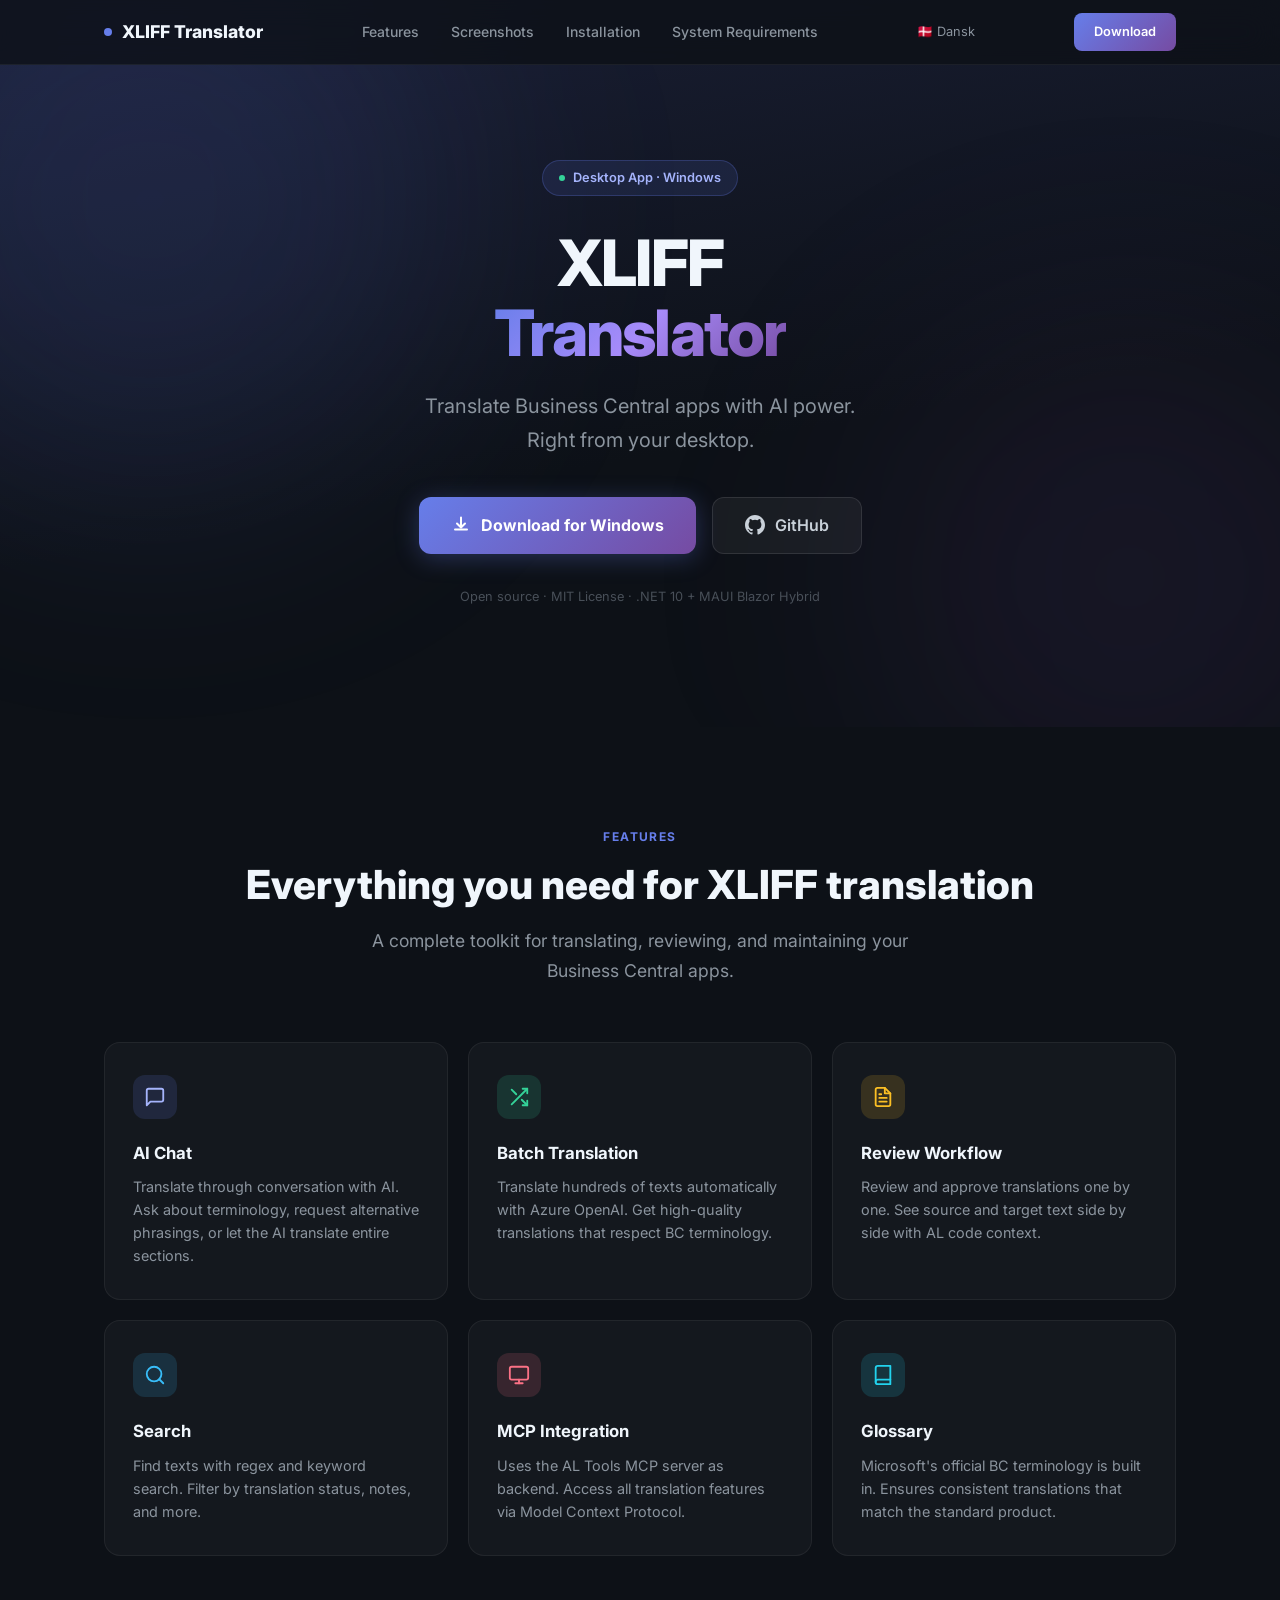
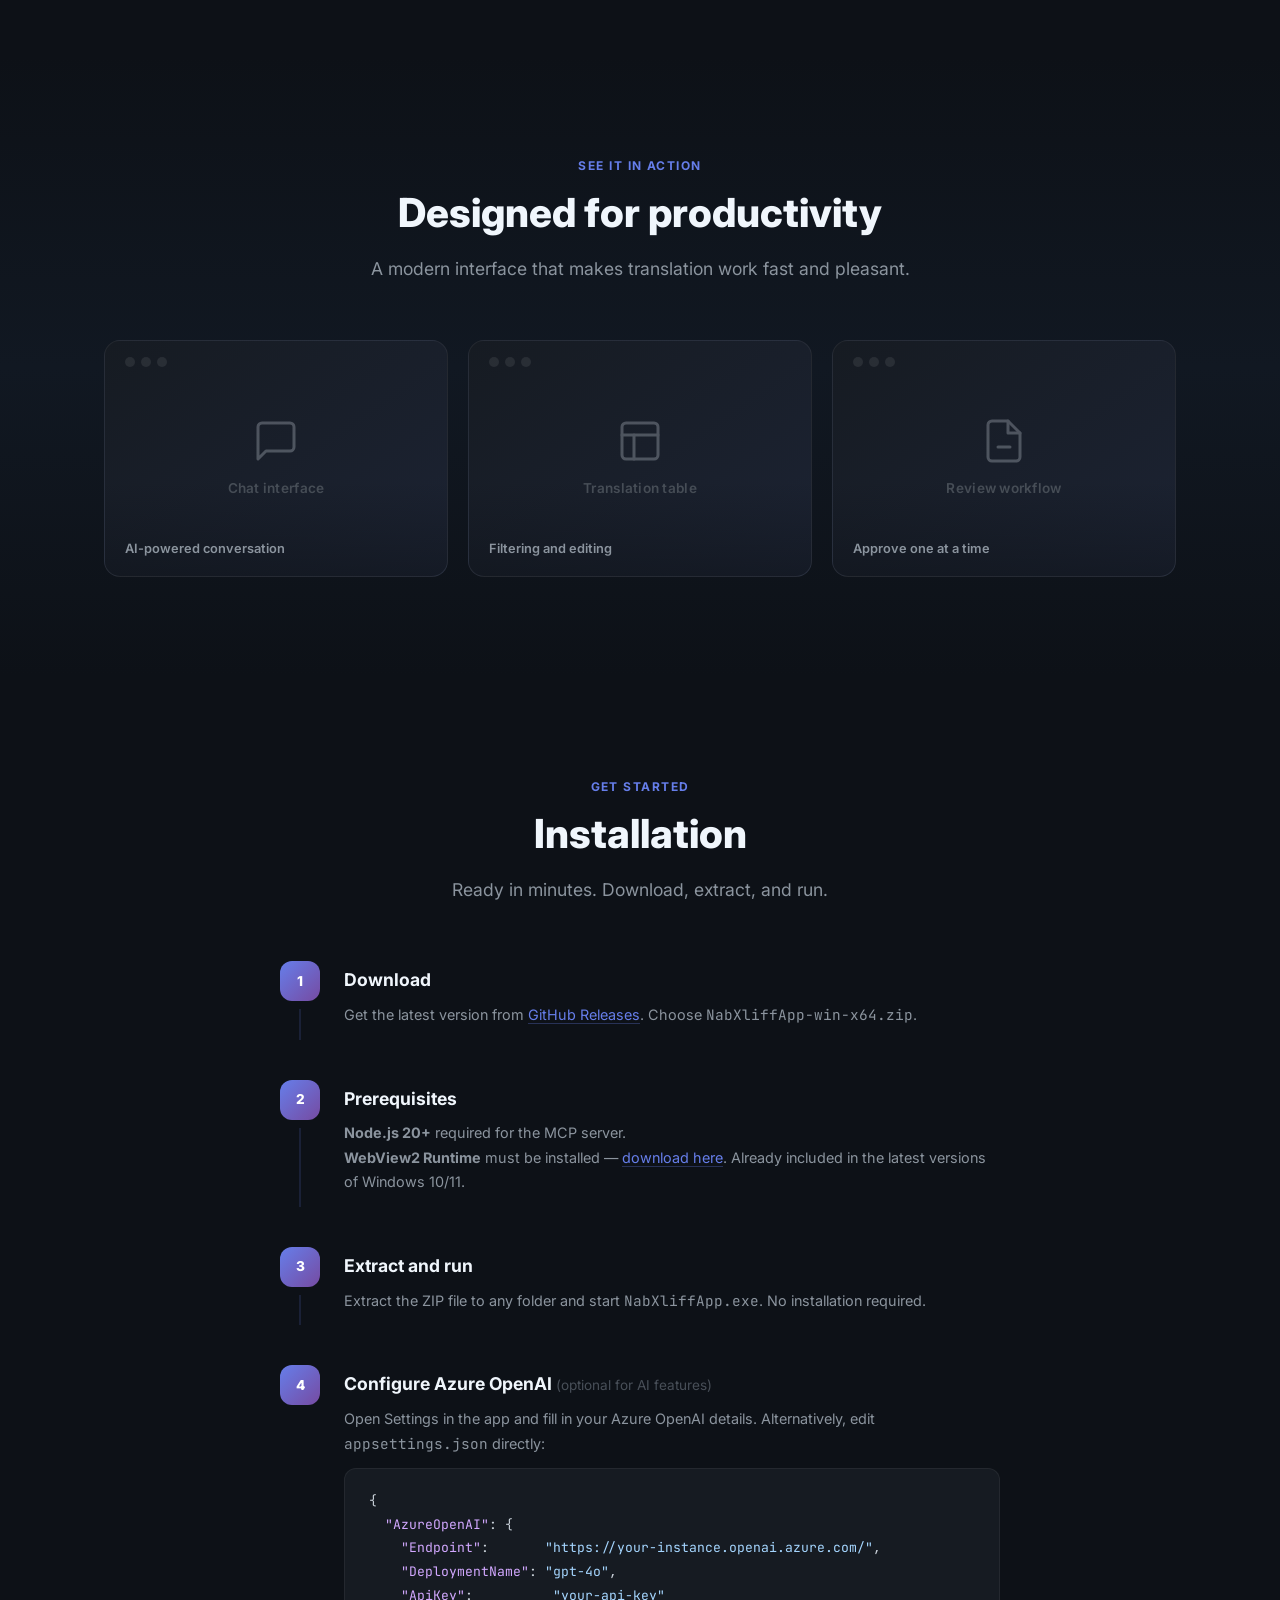
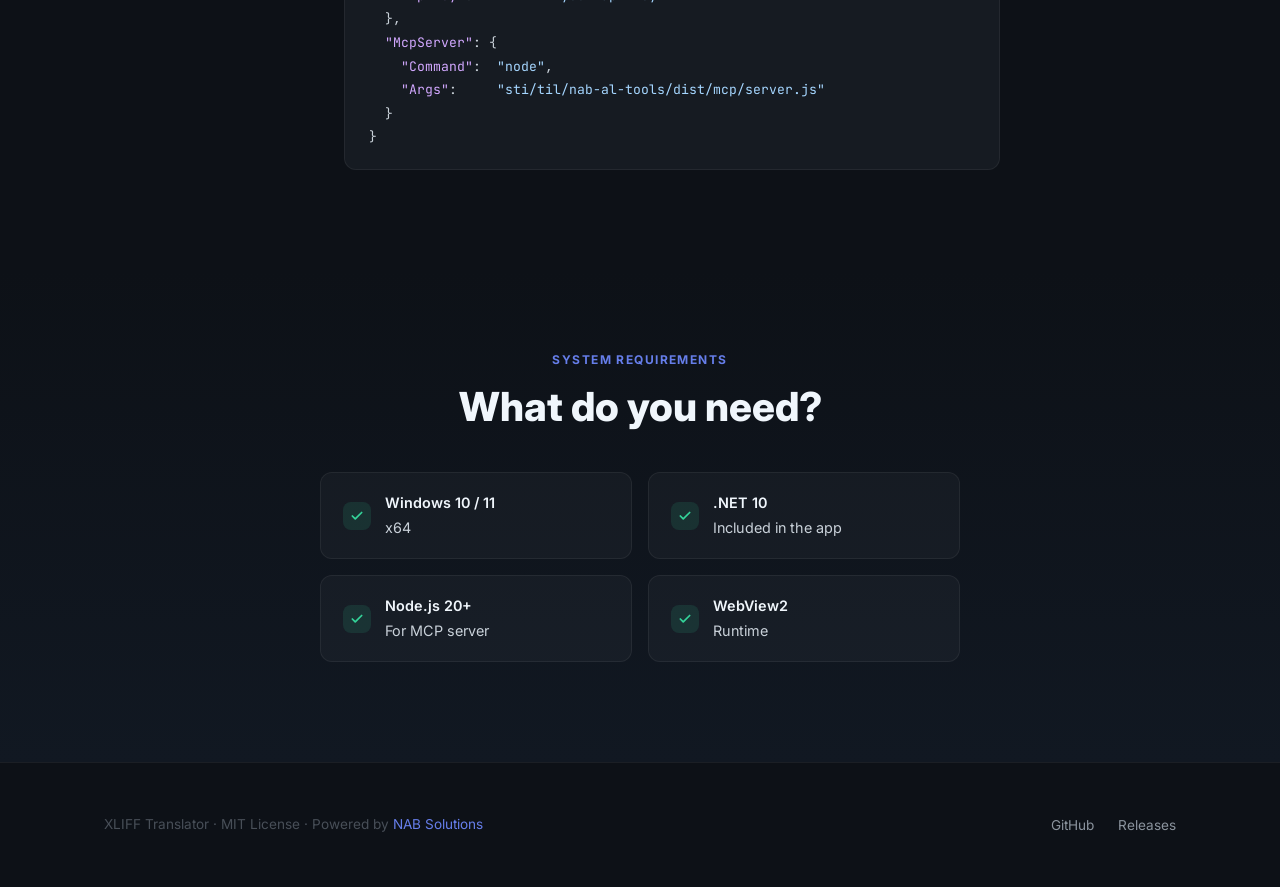
<file: web/landing/en.html>
<!DOCTYPE html>
<html lang="en">
<head>
  <meta charset="UTF-8">
  <meta name="viewport" content="width=device-width, initial-scale=1.0">
  <title>XLIFF Translator — Desktop App</title>
  <link rel="preconnect" href="https://fonts.googleapis.com">
  <link rel="preconnect" href="https://fonts.gstatic.com" crossorigin>
  <link href="https://fonts.googleapis.com/css2?family=Inter:wght@400;500;600;700;800&family=JetBrains+Mono:wght@400;500&display=swap" rel="stylesheet">
  <style>
    /* ── Reset & Base ─────────────────────────────────────── */
    *, *::before, *::after { margin: 0; padding: 0; box-sizing: border-box; }
    html { scroll-behavior: smooth; font-size: 16px; }
    body {
      font-family: 'Inter', -apple-system, BlinkMacSystemFont, sans-serif;
      background: #0d1117;
      color: #c9d1d9;
      line-height: 1.7;
      -webkit-font-smoothing: antialiased;
      overflow-x: hidden;
    }
    a { color: inherit; text-decoration: none; }
    img { max-width: 100%; display: block; }
    code, pre {
      font-family: 'JetBrains Mono', 'Fira Code', monospace;
    }

    /* ── Utility ──────────────────────────────────────────── */
    .container {
      max-width: 1120px;
      margin: 0 auto;
      padding: 0 24px;
    }
    .section-label {
      text-transform: uppercase;
      font-size: 0.75rem;
      font-weight: 700;
      letter-spacing: 0.12em;
      color: #667eea;
      margin-bottom: 12px;
    }
    .section-title {
      font-size: clamp(1.75rem, 4vw, 2.5rem);
      font-weight: 800;
      color: #f0f6fc;
      line-height: 1.25;
      margin-bottom: 16px;
    }
    .section-subtitle {
      font-size: 1.1rem;
      color: #8b949e;
      max-width: 600px;
      line-height: 1.7;
    }

    /* ── Ambient glow (decorative) ────────────────────────── */
    .glow {
      position: absolute;
      border-radius: 50%;
      filter: blur(120px);
      pointer-events: none;
      z-index: 0;
    }

    /* ── Nav ───────────────────────────────────────────────── */
    nav {
      position: fixed;
      top: 0;
      left: 0;
      right: 0;
      z-index: 100;
      backdrop-filter: blur(16px);
      -webkit-backdrop-filter: blur(16px);
      background: rgba(13, 17, 23, 0.8);
      border-bottom: 1px solid rgba(255,255,255,0.06);
    }
    nav .container {
      display: flex;
      align-items: center;
      justify-content: space-between;
      height: 64px;
    }
    .nav-brand {
      font-weight: 800;
      font-size: 1.1rem;
      color: #f0f6fc;
      display: flex;
      align-items: center;
      gap: 10px;
    }
    .nav-brand .dot {
      width: 8px;
      height: 8px;
      background: #667eea;
      border-radius: 50%;
      display: inline-block;
    }
    .nav-links {
      display: flex;
      gap: 32px;
      list-style: none;
    }
    .nav-links a {
      font-size: 0.875rem;
      font-weight: 500;
      color: #8b949e;
      transition: color 0.2s;
    }
    .nav-links a:hover { color: #f0f6fc; }
    .nav-cta {
      font-size: 0.8rem;
      font-weight: 600;
      padding: 8px 20px;
      border-radius: 8px;
      background: linear-gradient(135deg, #667eea 0%, #764ba2 100%);
      color: #fff;
      transition: opacity 0.2s, transform 0.15s;
    }
    .nav-cta:hover { opacity: 0.9; transform: translateY(-1px); }

    @media (max-width: 640px) {
      .nav-links { display: none; }
    }

    /* ── Hero ──────────────────────────────────────────────── */
    .hero {
      position: relative;
      padding: 160px 0 120px;
      text-align: center;
      background: linear-gradient(170deg, #1a1f36 0%, #0d1117 60%);
      overflow: hidden;
    }
    .hero .glow-1 {
      width: 600px; height: 600px;
      background: rgba(102, 126, 234, 0.12);
      top: -100px; left: -150px;
    }
    .hero .glow-2 {
      width: 500px; height: 500px;
      background: rgba(118, 75, 162, 0.10);
      bottom: -100px; right: -100px;
    }
    .hero .container { position: relative; z-index: 1; }

    .hero-badge {
      display: inline-flex;
      align-items: center;
      gap: 8px;
      padding: 6px 16px;
      border-radius: 100px;
      background: rgba(102, 126, 234, 0.12);
      border: 1px solid rgba(102, 126, 234, 0.25);
      font-size: 0.8rem;
      font-weight: 600;
      color: #a5b4fc;
      margin-bottom: 32px;
    }
    .hero-badge .badge-dot {
      width: 6px; height: 6px;
      background: #34d399;
      border-radius: 50%;
      animation: pulse-dot 2s infinite;
    }
    @keyframes pulse-dot {
      0%, 100% { opacity: 1; }
      50% { opacity: 0.4; }
    }
    .hero h1 {
      font-size: clamp(2.5rem, 6vw, 4rem);
      font-weight: 800;
      color: #f0f6fc;
      line-height: 1.1;
      margin-bottom: 20px;
      letter-spacing: -0.03em;
    }
    .hero h1 .gradient-text {
      background: linear-gradient(135deg, #667eea 0%, #a78bfa 50%, #764ba2 100%);
      -webkit-background-clip: text;
      -webkit-text-fill-color: transparent;
      background-clip: text;
    }
    .hero-tagline {
      font-size: clamp(1.05rem, 2.5vw, 1.25rem);
      color: #8b949e;
      max-width: 560px;
      margin: 0 auto 40px;
      line-height: 1.7;
    }

    .hero-actions {
      display: flex;
      gap: 16px;
      justify-content: center;
      flex-wrap: wrap;
    }
    .btn-primary {
      display: inline-flex;
      align-items: center;
      gap: 10px;
      padding: 14px 32px;
      border-radius: 12px;
      background: linear-gradient(135deg, #667eea 0%, #764ba2 100%);
      color: #fff;
      font-size: 1rem;
      font-weight: 700;
      border: none;
      cursor: pointer;
      transition: transform 0.2s, box-shadow 0.2s;
      box-shadow: 0 4px 24px rgba(102, 126, 234, 0.3);
    }
    .btn-primary:hover {
      transform: translateY(-2px);
      box-shadow: 0 8px 32px rgba(102, 126, 234, 0.45);
    }
    .btn-secondary {
      display: inline-flex;
      align-items: center;
      gap: 10px;
      padding: 14px 32px;
      border-radius: 12px;
      background: rgba(255,255,255,0.05);
      border: 1px solid rgba(255,255,255,0.1);
      color: #c9d1d9;
      font-size: 1rem;
      font-weight: 600;
      cursor: pointer;
      transition: background 0.2s, border-color 0.2s;
    }
    .btn-secondary:hover {
      background: rgba(255,255,255,0.08);
      border-color: rgba(255,255,255,0.2);
    }
    .btn-icon {
      width: 20px;
      height: 20px;
    }

    .hero-meta {
      margin-top: 32px;
      font-size: 0.8rem;
      color: #484f58;
    }

    /* ── Features ──────────────────────────────────────────── */
    .features {
      padding: 100px 0;
      position: relative;
    }
    .features-header {
      text-align: center;
      margin-bottom: 56px;
    }
    .features-header .section-subtitle {
      margin: 0 auto;
    }
    .features-grid {
      display: grid;
      grid-template-columns: repeat(3, 1fr);
      gap: 20px;
    }
    @media (max-width: 900px) {
      .features-grid { grid-template-columns: repeat(2, 1fr); }
    }
    @media (max-width: 580px) {
      .features-grid { grid-template-columns: 1fr; }
    }

    .feature-card {
      background: rgba(255,255,255,0.03);
      border: 1px solid rgba(255,255,255,0.06);
      border-radius: 16px;
      padding: 32px 28px;
      transition: background 0.25s, border-color 0.25s, transform 0.25s;
      position: relative;
      overflow: hidden;
    }
    .feature-card::before {
      content: '';
      position: absolute;
      top: 0;
      left: 0;
      right: 0;
      height: 2px;
      background: linear-gradient(90deg, transparent, #667eea, transparent);
      opacity: 0;
      transition: opacity 0.3s;
    }
    .feature-card:hover {
      background: rgba(255,255,255,0.05);
      border-color: rgba(102, 126, 234, 0.2);
      transform: translateY(-4px);
    }
    .feature-card:hover::before { opacity: 1; }

    .feature-icon {
      width: 44px;
      height: 44px;
      border-radius: 12px;
      display: flex;
      align-items: center;
      justify-content: center;
      font-size: 1.25rem;
      margin-bottom: 20px;
    }
    .fi-purple  { background: rgba(102, 126, 234, 0.15); color: #a5b4fc; }
    .fi-green   { background: rgba(52, 211, 153, 0.15); color: #34d399; }
    .fi-amber   { background: rgba(251, 191, 36, 0.15); color: #fbbf24; }
    .fi-blue    { background: rgba(56, 189, 248, 0.15); color: #38bdf8; }
    .fi-rose    { background: rgba(251, 113, 133, 0.15); color: #fb7185; }
    .fi-cyan    { background: rgba(34, 211, 238, 0.15); color: #22d3ee; }

    .feature-card h3 {
      font-size: 1.05rem;
      font-weight: 700;
      color: #f0f6fc;
      margin-bottom: 8px;
    }
    .feature-card p {
      font-size: 0.9rem;
      color: #8b949e;
      line-height: 1.6;
    }

    /* ── Screenshots ──────────────────────────────────────── */
    .screenshots {
      padding: 100px 0;
      position: relative;
      background: linear-gradient(180deg, #0d1117 0%, #111822 50%, #0d1117 100%);
    }
    .screenshots-header {
      text-align: center;
      margin-bottom: 56px;
    }
    .screenshots-header .section-subtitle { margin: 0 auto; }

    .screenshots-grid {
      display: grid;
      grid-template-columns: repeat(3, 1fr);
      gap: 20px;
    }
    @media (max-width: 800px) {
      .screenshots-grid { grid-template-columns: 1fr; }
    }

    .screenshot-card {
      aspect-ratio: 16 / 11;
      border-radius: 16px;
      background: linear-gradient(145deg, #161b22 0%, #1c2333 100%);
      border: 1px solid rgba(255,255,255,0.06);
      display: flex;
      flex-direction: column;
      align-items: center;
      justify-content: center;
      gap: 12px;
      transition: border-color 0.3s, transform 0.3s;
      position: relative;
      overflow: hidden;
    }
    .screenshot-card::after {
      content: '';
      position: absolute;
      inset: 0;
      background: linear-gradient(180deg, transparent 60%, rgba(13,17,23,0.5) 100%);
      pointer-events: none;
    }
    .screenshot-card:hover {
      border-color: rgba(102, 126, 234, 0.3);
      transform: translateY(-4px);
    }
    .screenshot-card .ss-icon {
      font-size: 2rem;
      opacity: 0.3;
    }
    .screenshot-card .ss-label {
      font-size: 0.85rem;
      font-weight: 600;
      color: #484f58;
      letter-spacing: 0.02em;
    }
    .screenshot-card .ss-caption {
      position: absolute;
      bottom: 16px;
      left: 20px;
      z-index: 1;
      font-size: 0.8rem;
      font-weight: 600;
      color: #8b949e;
    }

    /* fake window chrome */
    .window-dots {
      position: absolute;
      top: 16px;
      left: 20px;
      display: flex;
      gap: 6px;
      z-index: 1;
    }
    .window-dots span {
      width: 10px; height: 10px;
      border-radius: 50%;
      background: rgba(255,255,255,0.08);
    }

    /* ── Installation ─────────────────────────────────────── */
    .installation {
      padding: 100px 0;
    }
    .installation-header {
      text-align: center;
      margin-bottom: 56px;
    }
    .installation-header .section-subtitle { margin: 0 auto; }

    .steps {
      max-width: 720px;
      margin: 0 auto;
      display: flex;
      flex-direction: column;
      gap: 0;
    }
    .step {
      display: flex;
      gap: 24px;
      position: relative;
      padding-bottom: 40px;
    }
    .step:last-child { padding-bottom: 0; }

    .step-indicator {
      display: flex;
      flex-direction: column;
      align-items: center;
      flex-shrink: 0;
    }
    .step-number {
      width: 40px;
      height: 40px;
      border-radius: 12px;
      background: linear-gradient(135deg, #667eea 0%, #764ba2 100%);
      color: #fff;
      font-size: 0.85rem;
      font-weight: 800;
      display: flex;
      align-items: center;
      justify-content: center;
    }
    .step-line {
      flex: 1;
      width: 2px;
      background: rgba(102, 126, 234, 0.15);
      margin-top: 8px;
    }
    .step:last-child .step-line { display: none; }

    .step-content {
      flex: 1;
      padding-top: 4px;
    }
    .step-content h3 {
      font-size: 1.1rem;
      font-weight: 700;
      color: #f0f6fc;
      margin-bottom: 8px;
    }
    .step-content p {
      font-size: 0.9rem;
      color: #8b949e;
      margin-bottom: 12px;
      line-height: 1.7;
    }
    .step-content a.link {
      color: #667eea;
      border-bottom: 1px solid rgba(102, 126, 234, 0.3);
      transition: border-color 0.2s;
    }
    .step-content a.link:hover {
      border-color: #667eea;
    }

    pre.code-block {
      background: #161b22;
      border: 1px solid rgba(255,255,255,0.06);
      border-radius: 12px;
      padding: 20px 24px;
      overflow-x: auto;
      font-size: 0.82rem;
      line-height: 1.8;
      color: #c9d1d9;
      margin-top: 12px;
    }
    pre.code-block .comment { color: #484f58; }
    pre.code-block .string  { color: #a5d6ff; }
    pre.code-block .key     { color: #d2a8ff; }

    /* ── System Requirements ───────────────────────────────── */
    .sysreq {
      padding: 80px 0 100px;
      position: relative;
      background: linear-gradient(180deg, #0d1117 0%, #111822 100%);
    }
    .sysreq-header {
      text-align: center;
      margin-bottom: 40px;
    }
    .req-grid {
      max-width: 640px;
      margin: 0 auto;
      display: grid;
      grid-template-columns: 1fr 1fr;
      gap: 16px;
    }
    @media (max-width: 500px) {
      .req-grid { grid-template-columns: 1fr; }
    }
    .req-item {
      display: flex;
      align-items: center;
      gap: 14px;
      padding: 18px 22px;
      background: rgba(255,255,255,0.03);
      border: 1px solid rgba(255,255,255,0.06);
      border-radius: 12px;
    }
    .req-item .req-check {
      width: 28px;
      height: 28px;
      border-radius: 8px;
      background: rgba(52, 211, 153, 0.12);
      color: #34d399;
      display: flex;
      align-items: center;
      justify-content: center;
      font-size: 0.85rem;
      font-weight: 700;
      flex-shrink: 0;
    }
    .req-item .req-text {
      font-size: 0.9rem;
      color: #c9d1d9;
    }
    .req-item .req-text strong {
      color: #f0f6fc;
      font-weight: 600;
    }

    /* ── Footer ────────────────────────────────────────────── */
    footer {
      padding: 48px 0;
      border-top: 1px solid rgba(255,255,255,0.06);
    }
    footer .container {
      display: flex;
      align-items: center;
      justify-content: space-between;
      flex-wrap: wrap;
      gap: 16px;
    }
    .footer-left {
      font-size: 0.85rem;
      color: #484f58;
    }
    .footer-links {
      display: flex;
      gap: 24px;
      list-style: none;
    }
    .footer-links a {
      font-size: 0.85rem;
      color: #8b949e;
      transition: color 0.2s;
    }
    .footer-links a:hover { color: #f0f6fc; }

    /* ── Animations ────────────────────────────────────────── */
    @keyframes fade-up {
      from { opacity: 0; transform: translateY(24px); }
      to   { opacity: 1; transform: translateY(0); }
    }
    .fade-up {
      opacity: 0;
      animation: fade-up 0.6s ease-out forwards;
    }
    .fade-up-d1 { animation-delay: 0.1s; }
    .fade-up-d2 { animation-delay: 0.2s; }
    .fade-up-d3 { animation-delay: 0.3s; }
    .fade-up-d4 { animation-delay: 0.4s; }
  </style>
</head>
<body>

<!-- ═══════════════════ Nav ═══════════════════ -->
<nav>
  <div class="container">
    <div class="nav-brand">
      <span class="dot"></span>
      XLIFF Translator
    </div>
    <ul class="nav-links">
      <li><a href="#features">Features</a></li>
      <li><a href="#screenshots">Screenshots</a></li>
      <li><a href="#installation">Installation</a></li>
      <li><a href="#systemkrav">System Requirements</a></li>
    </ul>
    <a href="index.html" style="font-size:0.8rem;color:#8b949e;">🇩🇰 Dansk</a>
    <a href="#installation" class="nav-cta">Download</a>
  </div>
</nav>

<!-- ═══════════════════ Hero ══════════════════ -->
<section class="hero">
  <div class="glow glow-1"></div>
  <div class="glow glow-2"></div>
  <div class="container">
    <div class="hero-badge fade-up">
      <span class="badge-dot"></span>
      Desktop App &middot; Windows
    </div>
    <h1 class="fade-up fade-up-d1">
      XLIFF<br><span class="gradient-text">Translator</span>
    </h1>
    <p class="hero-tagline fade-up fade-up-d2">
      Translate Business Central apps with AI power.<br>
      Right from your desktop.
    </p>
    <div class="hero-actions fade-up fade-up-d3">
      <a href="https://github.com/rkl1976/nab-al-tools/releases/latest" class="btn-primary">
        <svg class="btn-icon" viewBox="0 0 20 20" fill="currentColor"><path d="M10 1.5a1 1 0 011 1v7.586l2.293-2.293a1 1 0 111.414 1.414l-4 4a1 1 0 01-1.414 0l-4-4a1 1 0 111.414-1.414L9 10.086V2.5a1 1 0 011-1z"/><path d="M3 14.5a1 1 0 011-1h12a1 1 0 110 2H4a1 1 0 01-1-1z"/></svg>
        Download for Windows
      </a>
      <a href="https://github.com/rkl1976/nab-al-tools" class="btn-secondary">
        <svg class="btn-icon" viewBox="0 0 20 20" fill="currentColor"><path fill-rule="evenodd" d="M10 0C4.477 0 0 4.477 0 10c0 4.42 2.865 8.166 6.839 9.489.5.092.682-.217.682-.482 0-.237-.009-.866-.013-1.7-2.782.604-3.369-1.34-3.369-1.34-.454-1.156-1.11-1.463-1.11-1.463-.908-.62.069-.608.069-.608 1.003.07 1.531 1.03 1.531 1.03.892 1.529 2.341 1.087 2.91.831.092-.646.35-1.086.636-1.337-2.22-.253-4.555-1.11-4.555-4.943 0-1.091.39-1.984 1.029-2.683-.103-.253-.446-1.27.098-2.647 0 0 .84-.268 2.75 1.026A9.578 9.578 0 0110 4.836a9.578 9.578 0 012.504.337c1.909-1.294 2.747-1.026 2.747-1.026.546 1.377.203 2.394.1 2.647.64.699 1.028 1.592 1.028 2.683 0 3.842-2.339 4.687-4.566 4.935.359.309.678.919.678 1.852 0 1.336-.012 2.415-.012 2.743 0 .267.18.579.688.481C17.138 18.163 20 14.418 20 10c0-5.523-4.477-10-10-10z" clip-rule="evenodd"/></svg>
        GitHub
      </a>
    </div>
    <p class="hero-meta fade-up fade-up-d4">Open source &middot; MIT License &middot; .NET 10 + MAUI Blazor Hybrid</p>
  </div>
</section>

<!-- ═══════════════════ Features ══════════════ -->
<section class="features" id="features">
  <div class="container">
    <div class="features-header">
      <p class="section-label">Features</p>
      <h2 class="section-title">Everything you need for XLIFF translation</h2>
      <p class="section-subtitle">A complete toolkit for translating, reviewing, and maintaining your Business Central apps.</p>
    </div>
    <div class="features-grid">

      <div class="feature-card">
        <div class="feature-icon fi-purple">
          <svg width="22" height="22" viewBox="0 0 24 24" fill="none" stroke="currentColor" stroke-width="2" stroke-linecap="round" stroke-linejoin="round"><path d="M21 15a2 2 0 01-2 2H7l-4 4V5a2 2 0 012-2h14a2 2 0 012 2z"/></svg>
        </div>
        <h3>AI Chat</h3>
        <p>Translate through conversation with AI. Ask about terminology, request alternative phrasings, or let the AI translate entire sections.</p>
      </div>

      <div class="feature-card">
        <div class="feature-icon fi-green">
          <svg width="22" height="22" viewBox="0 0 24 24" fill="none" stroke="currentColor" stroke-width="2" stroke-linecap="round" stroke-linejoin="round"><polyline points="16 3 21 3 21 8"/><line x1="4" y1="20" x2="21" y2="3"/><polyline points="21 16 21 21 16 21"/><line x1="15" y1="15" x2="21" y2="21"/><line x1="4" y1="4" x2="9" y2="9"/></svg>
        </div>
        <h3>Batch Translation</h3>
        <p>Translate hundreds of texts automatically with Azure OpenAI. Get high-quality translations that respect BC terminology.</p>
      </div>

      <div class="feature-card">
        <div class="feature-icon fi-amber">
          <svg width="22" height="22" viewBox="0 0 24 24" fill="none" stroke="currentColor" stroke-width="2" stroke-linecap="round" stroke-linejoin="round"><path d="M14 2H6a2 2 0 00-2 2v16a2 2 0 002 2h12a2 2 0 002-2V8z"/><polyline points="14 2 14 8 20 8"/><line x1="16" y1="13" x2="8" y2="13"/><line x1="16" y1="17" x2="8" y2="17"/><polyline points="10 9 9 9 8 9"/></svg>
        </div>
        <h3>Review Workflow</h3>
        <p>Review and approve translations one by one. See source and target text side by side with AL code context.</p>
      </div>

      <div class="feature-card">
        <div class="feature-icon fi-blue">
          <svg width="22" height="22" viewBox="0 0 24 24" fill="none" stroke="currentColor" stroke-width="2" stroke-linecap="round" stroke-linejoin="round"><circle cx="11" cy="11" r="8"/><line x1="21" y1="21" x2="16.65" y2="16.65"/></svg>
        </div>
        <h3>Search</h3>
        <p>Find texts with regex and keyword search. Filter by translation status, notes, and more.</p>
      </div>

      <div class="feature-card">
        <div class="feature-icon fi-rose">
          <svg width="22" height="22" viewBox="0 0 24 24" fill="none" stroke="currentColor" stroke-width="2" stroke-linecap="round" stroke-linejoin="round"><rect x="2" y="3" width="20" height="14" rx="2" ry="2"/><line x1="8" y1="21" x2="16" y2="21"/><line x1="12" y1="17" x2="12" y2="21"/></svg>
        </div>
        <h3>MCP Integration</h3>
        <p>Uses the AL Tools MCP server as backend. Access all translation features via Model Context Protocol.</p>
      </div>

      <div class="feature-card">
        <div class="feature-icon fi-cyan">
          <svg width="22" height="22" viewBox="0 0 24 24" fill="none" stroke="currentColor" stroke-width="2" stroke-linecap="round" stroke-linejoin="round"><path d="M4 19.5A2.5 2.5 0 016.5 17H20"/><path d="M6.5 2H20v20H6.5A2.5 2.5 0 014 19.5v-15A2.5 2.5 0 016.5 2z"/></svg>
        </div>
        <h3>Glossary</h3>
        <p>Microsoft's official BC terminology is built in. Ensures consistent translations that match the standard product.</p>
      </div>

    </div>
  </div>
</section>

<!-- ═══════════════════ Screenshots ═══════════ -->
<section class="screenshots" id="screenshots">
  <div class="container">
    <div class="screenshots-header">
      <p class="section-label">See it in action</p>
      <h2 class="section-title">Designed for productivity</h2>
      <p class="section-subtitle">A modern interface that makes translation work fast and pleasant.</p>
    </div>
    <div class="screenshots-grid">

      <div class="screenshot-card">
        <div class="window-dots"><span></span><span></span><span></span></div>
        <svg class="ss-icon" width="48" height="48" viewBox="0 0 24 24" fill="none" stroke="currentColor" stroke-width="1.5" stroke-linecap="round" stroke-linejoin="round"><path d="M21 15a2 2 0 01-2 2H7l-4 4V5a2 2 0 012-2h14a2 2 0 012 2z"/></svg>
        <span class="ss-label">Chat interface</span>
        <span class="ss-caption">AI-powered conversation</span>
      </div>

      <div class="screenshot-card">
        <div class="window-dots"><span></span><span></span><span></span></div>
        <svg class="ss-icon" width="48" height="48" viewBox="0 0 24 24" fill="none" stroke="currentColor" stroke-width="1.5" stroke-linecap="round" stroke-linejoin="round"><rect x="3" y="3" width="18" height="18" rx="2" ry="2"/><line x1="3" y1="9" x2="21" y2="9"/><line x1="9" y1="21" x2="9" y2="9"/></svg>
        <span class="ss-label">Translation table</span>
        <span class="ss-caption">Filtering and editing</span>
      </div>

      <div class="screenshot-card">
        <div class="window-dots"><span></span><span></span><span></span></div>
        <svg class="ss-icon" width="48" height="48" viewBox="0 0 24 24" fill="none" stroke="currentColor" stroke-width="1.5" stroke-linecap="round" stroke-linejoin="round"><path d="M14 2H6a2 2 0 00-2 2v16a2 2 0 002 2h12a2 2 0 002-2V8z"/><polyline points="14 2 14 8 20 8"/><line x1="9" y1="15" x2="15" y2="15"/></svg>
        <span class="ss-label">Review workflow</span>
        <span class="ss-caption">Approve one at a time</span>
      </div>

    </div>
  </div>
</section>

<!-- ═══════════════════ Installation ══════════ -->
<section class="installation" id="installation">
  <div class="container">
    <div class="installation-header">
      <p class="section-label">Get started</p>
      <h2 class="section-title">Installation</h2>
      <p class="section-subtitle">Ready in minutes. Download, extract, and run.</p>
    </div>

    <div class="steps">

      <!-- Step 1 -->
      <div class="step">
        <div class="step-indicator">
          <div class="step-number">1</div>
          <div class="step-line"></div>
        </div>
        <div class="step-content">
          <h3>Download</h3>
          <p>
            Get the latest version from
            <a href="https://github.com/rkl1976/nab-al-tools/releases" class="link">GitHub Releases</a>.
            Choose <code>NabXliffApp-win-x64.zip</code>.
          </p>
        </div>
      </div>

      <!-- Step 2 -->
      <div class="step">
        <div class="step-indicator">
          <div class="step-number">2</div>
          <div class="step-line"></div>
        </div>
        <div class="step-content">
          <h3>Prerequisites</h3>
          <p>
            <strong>Node.js 20+</strong> required for the MCP server.<br>
            <strong>WebView2 Runtime</strong> must be installed &mdash;
            <a href="https://developer.microsoft.com/en-us/microsoft-edge/webview2/" class="link">download here</a>.
            Already included in the latest versions of Windows&nbsp;10/11.
          </p>
        </div>
      </div>

      <!-- Step 3 -->
      <div class="step">
        <div class="step-indicator">
          <div class="step-number">3</div>
          <div class="step-line"></div>
        </div>
        <div class="step-content">
          <h3>Extract and run</h3>
          <p>
            Extract the ZIP file to any folder and start <code>NabXliffApp.exe</code>.
            No installation required.
          </p>
        </div>
      </div>

      <!-- Step 4 -->
      <div class="step">
        <div class="step-indicator">
          <div class="step-number">4</div>
          <div class="step-line"></div>
        </div>
        <div class="step-content">
          <h3>Configure Azure OpenAI <span style="color:#484f58;font-weight:400;font-size:0.85rem;">(optional for AI features)</span></h3>
          <p>
            Open Settings in the app and fill in your Azure OpenAI details.
            Alternatively, edit <code>appsettings.json</code> directly:
          </p>
          <pre class="code-block">{
  <span class="key">"AzureOpenAI"</span>: {
    <span class="key">"Endpoint"</span>:       <span class="string">"https://your-instance.openai.azure.com/"</span>,
    <span class="key">"DeploymentName"</span>: <span class="string">"gpt-4o"</span>,
    <span class="key">"ApiKey"</span>:          <span class="string">"your-api-key"</span>
  },
  <span class="key">"McpServer"</span>: {
    <span class="key">"Command"</span>:  <span class="string">"node"</span>,
    <span class="key">"Args"</span>:     <span class="string">"sti/til/nab-al-tools/dist/mcp/server.js"</span>
  }
}</pre>
        </div>
      </div>

    </div>
  </div>
</section>

<!-- ═══════════════════ System Requirements ═══ -->
<section class="sysreq" id="systemkrav">
  <div class="container">
    <div class="sysreq-header">
      <p class="section-label">System Requirements</p>
      <h2 class="section-title">What do you need?</h2>
    </div>
    <div class="req-grid">
      <div class="req-item">
        <div class="req-check">
          <svg width="14" height="14" viewBox="0 0 24 24" fill="none" stroke="currentColor" stroke-width="3" stroke-linecap="round" stroke-linejoin="round"><polyline points="20 6 9 17 4 12"/></svg>
        </div>
        <div class="req-text"><strong>Windows 10 / 11</strong><br>x64</div>
      </div>
      <div class="req-item">
        <div class="req-check">
          <svg width="14" height="14" viewBox="0 0 24 24" fill="none" stroke="currentColor" stroke-width="3" stroke-linecap="round" stroke-linejoin="round"><polyline points="20 6 9 17 4 12"/></svg>
        </div>
        <div class="req-text"><strong>.NET 10</strong><br>Included in the app</div>
      </div>
      <div class="req-item">
        <div class="req-check">
          <svg width="14" height="14" viewBox="0 0 24 24" fill="none" stroke="currentColor" stroke-width="3" stroke-linecap="round" stroke-linejoin="round"><polyline points="20 6 9 17 4 12"/></svg>
        </div>
        <div class="req-text"><strong>Node.js 20+</strong><br>For MCP server</div>
      </div>
      <div class="req-item">
        <div class="req-check">
          <svg width="14" height="14" viewBox="0 0 24 24" fill="none" stroke="currentColor" stroke-width="3" stroke-linecap="round" stroke-linejoin="round"><polyline points="20 6 9 17 4 12"/></svg>
        </div>
        <div class="req-text"><strong>WebView2</strong><br>Runtime</div>
      </div>
    </div>
  </div>
</section>

<!-- ═══════════════════ Footer ════════════════ -->
<footer>
  <div class="container">
    <div class="footer-left">
      XLIFF Translator &middot; MIT License &middot; Powered by <a href="https://www.nabsolutions.dk" style="color:#667eea;">NAB Solutions</a>
    </div>
    <ul class="footer-links">
      <li><a href="https://github.com/rkl1976/nab-al-tools">GitHub</a></li>
      <li><a href="https://github.com/rkl1976/nab-al-tools/releases">Releases</a></li>
    </ul>
  </div>
</footer>

</body>
</html>
</file>
